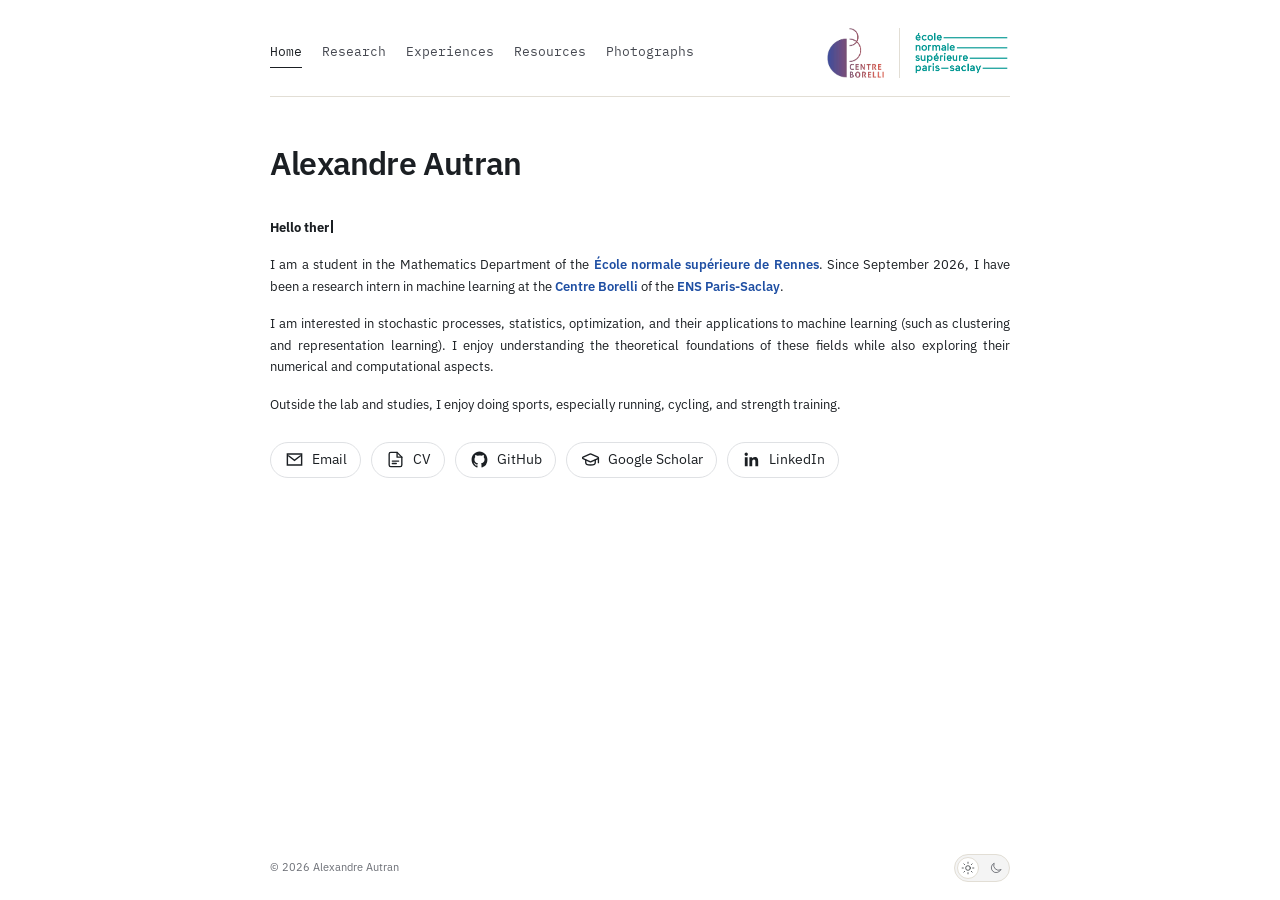
<file: index.html>
<!doctype html>
<html lang="en" data-theme="dark" data-page="home">
<head>
<meta charset="utf-8">
<meta name="viewport" content="width=device-width,initial-scale=1">
<meta name="description" content="Alexandre Autran">
<title>AA's webpage</title>
<script>
(() => {
  const root = document.documentElement;
  let savedTheme = null;
  try {
    savedTheme = localStorage.getItem('aa-site-theme');
  } catch {}
  const manualTheme = savedTheme === 'light' || savedTheme === 'dark';
  root.dataset.theme = manualTheme
    ? savedTheme
    : (window.matchMedia('(prefers-color-scheme: dark)').matches ? 'dark' : 'light');
  root.dataset.themeSource = manualTheme ? 'manual' : 'system';
})();
</script>
<script>
(() => {
  const titles = { home: "AA's webpage", research: 'Research', experiences: 'Experiences', resources: 'Resources', photographs: 'Photographs' };
  const legacy = { '#about': 'home', '#home': 'home', '#research': 'research', '#current-research': 'research', '#publications': 'research', '#experiences': 'experiences', '#resources': 'resources', '#pictures': 'photographs', '#photographs': 'photographs' };
  const url = new URL(location.href);
  const originalPage = url.searchParams.get('page');
  const requested = originalPage === 'publications' ? 'research' : originalPage;
  const fromHash = legacy[url.hash];
  const page = Object.hasOwn(titles, requested) ? requested : (fromHash || 'home');
  document.documentElement.dataset.page = page;
  document.title = titles[page];
  if (originalPage === 'publications') {
    url.searchParams.set('page', 'research');
    url.hash = '#publications';
    history.replaceState(null, '', url);
  } else if (!requested && fromHash && fromHash !== 'home') {
    url.searchParams.set('page', fromHash);
    if (url.hash !== '#publications' && url.hash !== '#current-research') url.hash = '';
    history.replaceState(null, '', url);
  }
  window.addEventListener('hashchange', () => {
    const target = legacy[location.hash];
    if (!target || target === document.documentElement.dataset.page) return;
    const destination = new URL(location.href);
    if (destination.hash !== '#publications' && destination.hash !== '#current-research') destination.hash = '';
    if (target === 'home') destination.searchParams.delete('page');
    else destination.searchParams.set('page', target);
    location.replace(destination);
  });
})();
</script>
<link rel="icon" href="assets/favicon.svg" type="image/svg+xml">
<link rel="stylesheet" href="assets/styles.css">
<style>
.content {
  --harmonized-text-size: calc(0.9375rem * var(--content-font-scale, 1));
  font-size: var(--harmonized-text-size);
}

#about .about-copy {
  font-size: var(--harmonized-text-size);
}

#research .research-meta:not(.research-publication-line),
#research .research-summary-panel,
#experiences > .section-intro,
#experiences .experience-details > h4,
#experiences .timeline-content p,
#resources .master-course-intro,
#resources .section-intro,
#resources .other-intro,
#resources .resource-card h4,
#resources .resource-card p,
#pictures .picture-photo figcaption {
  font-size: var(--harmonized-text-size) !important;
  line-height: var(--content-line-height, 1.65) !important;
  color: var(--text) !important;
}

#research .research-meta:not(.research-publication-line) em {
  color: inherit !important;
}

#research .research-publications-intro,
#experiences > .section-intro,
#resources .master-course-intro,
#resources .section-intro,
#resources .other-intro {
  margin-bottom: 24px !important;
}

#research .research-list {
  row-gap: 32px !important;
}

#experiences .timeline-item:not(:last-child) {
  padding-bottom: 32px !important;
}

#resources .resource-grid {
  gap: 9px !important;
}

#research .research-item > div:last-child,
#experiences .timeline-content,
#experiences .timeline-links,
#research .research-item .research-publication-line {
  gap: 8px;
}

#experiences .experience-details {
  display: grid;
  gap: 8px;
}

#experiences .experience-details > h4,
#experiences .experience-details > p {
  margin: 0;
}

#research .research-item h3,
#research .research-item .research-number,
#experiences .timeline-content > h3 {
  font-size: var(--harmonized-text-size) !important;
  line-height: var(--content-line-height, 1.65) !important;
  letter-spacing: normal;
}

#experiences .timeline {
  --experience-title-line-height: calc(var(--harmonized-text-size) * var(--content-line-height, 1.65));
}

#about .about-copy > p,
#research .current-research > p,
#research .research-publications-intro,
#research .research-meta:not(.research-publication-line),
#research .research-summary-panel p,
#experiences > .section-intro,
#experiences .timeline-content p,
#resources .master-course-intro,
#resources .section-intro,
#resources .other-intro {
  text-align: justify !important;
  text-align-last: start !important;
}

.content > .site-footer {
  flex-direction: row;
  align-items: center;
  justify-content: space-between;
  padding-bottom: 18px;
}

#themeModeToggle {
  position: relative;
  width: 56px;
  height: 28px;
  margin: 0;
  flex: 0 0 auto;
  display: block;
  border-radius: 999px;
  background: color-mix(in srgb, var(--text) 5%, var(--bg));
  color: var(--muted);
  border: 1px solid var(--border);
  box-shadow: none;
}

#themeModeToggle::before {
  content: "";
  position: absolute;
  top: 2px;
  left: 2px;
  width: 22px;
  height: 22px;
  box-sizing: border-box;
  border-radius: 50%;
  background: var(--bg);
  border: 1px solid var(--border);
  transition: transform .18s ease;
}

html[data-theme="dark"] #themeModeToggle::before {
  transform: translateX(28px);
}

#themeModeToggle:hover {
  transform: none;
  color: var(--text);
  border-color: var(--muted);
  box-shadow: none;
}

#themeModeToggle .theme-icon {
  display: block;
  position: absolute;
  top: 50%;
  transform: translateY(-50%);
  width: 14px;
  height: 14px;
  pointer-events: none;
}

#themeModeToggle .sun-icon { left: 6px; }
#themeModeToggle .moon-icon { right: 6px; }

html[data-theme="light"] #themeModeToggle .sun-icon,
html[data-theme="dark"] #themeModeToggle .moon-icon {
  color: var(--text);
}

@media (max-width: 700px) {
  .content > .site-footer {
    display: grid;
    grid-template-columns: 1fr auto 1fr;
    gap: 0;
  }
  .footer-copyright { grid-column: 2; }
  .site-footer #themeModeToggle { grid-column: 3; justify-self: end; }
}

@media (prefers-reduced-motion: reduce) {
  #themeModeToggle::before { transition: none; }
}

</style>
<script>
if (document.documentElement.dataset.page === 'research') {
window.MathJax = {
  loader: {
    load: ['input/tex', 'output/chtml', 'ui/menu', 'a11y/assistive-mml']
  },
  options: {
    enableMenu: false,
    enableAssistiveMml: true,
    menuOptions: {
      settings: {
        enrich: false,
        speech: false,
        braille: false,
        assistiveMml: true
      }
    }
  },
  tex: {
    inlineMath: [['\\(', '\\)']],
    displayMath: [['\\[', '\\]']]
  },
  output: {
    font: 'mathjax-newcm',
    fontPath: 'https://cdn.jsdelivr.net/npm/@mathjax/%%FONT%%-font@4.0.0'
  },
  chtml: {
    fontURL: 'https://cdn.jsdelivr.net/npm/@mathjax/mathjax-newcm-font@4.0.0/chtml/woff2',
    dynamicPrefix: 'https://cdn.jsdelivr.net/npm/@mathjax/mathjax-newcm-font@4.0.0/chtml/dynamic'
  },
  startup: { typeset: false }
};
  const mathjaxScript = document.createElement('script');
  mathjaxScript.id = 'publications-mathjax';
  mathjaxScript.src = 'https://cdn.jsdelivr.net/npm/mathjax@4.0.0/startup.js';
  mathjaxScript.async = true;
  document.head.append(mathjaxScript);
}
</script>
<script defer src="assets/script.js?v=theme-toggle"></script>
</head>
<body data-page="home">
<script>document.body.dataset.page = document.documentElement.dataset.page;</script>
<div class="reading-progress" aria-hidden="true"></div>
<header class="site-header" id="siteHeader">
<div class="site-header-inner">
<nav class="side-nav" aria-label="Main navigation">
<a href="./" data-route="home" class="active" aria-current="page">Home</a>
<a href="?page=research" data-route="research">Research</a>
<a href="?page=experiences" data-route="experiences">Experiences</a>
<a href="?page=resources" data-route="resources">Resources</a>
<a href="?page=photographs" data-route="photographs">Photographs</a>
</nav>

<div class="institution-logos" aria-label="Affiliations">
<a class="institution-logo" href="https://centreborelli.ens-paris-saclay.fr/fr" target="_blank" rel="noopener"><img class="logo-borelli" src="assets/centre-borelli-color.png" alt="Centre Borelli"></a>
<a class="institution-logo" href="https://ens-paris-saclay.fr/" target="_blank" rel="noopener"><img src="assets/ens-paris-saclay.png" alt="ENS Paris-Saclay"></a>
</div>
</div>
</header>
<main class="content">
<section class="section about-section" id="about">

<div class="profile-heading">
<h1 class="portfolio-name">Alexandre Autran</h1>


</div>

<div class="about-copy">

<p>
<strong class="welcome-typewriter"><span class="welcome-accessible">Welcome to my page!</span><span class="welcome-animated" aria-hidden="true">Welcome to my page!</span><span class="welcome-caret" aria-hidden="true"></span></strong> 
</p>

<p> 
I am a student in the Mathematics Department of the <a href="https://www.ens-rennes.fr/" target="_blank" rel="noopener">École normale supérieure de Rennes</a>. 
   Since September 2026, I have been a research intern in machine learning at the <a href="https://centreborelli.ens-paris-saclay.fr/fr" target="_blank" rel="noopener">Centre Borelli</a> of the <a href="https://ens-paris-saclay.fr/" target="_blank" rel="noopener">ENS Paris-Saclay</a>.
</p>

<p>
I am interested in stochastic processes, statistics, optimization, and their applications to machine learning (such as clustering and representation learning). I enjoy understanding the theoretical foundations of these fields while also exploring their numerical and computational aspects. 
</p>

<p>
Outside the lab and studies, I enjoy doing sports, especially running, cycling, and strength training.
</p>    
    
<div class="profile-links" aria-label="Contact and profile links">
<a class="profile-link" id="emailContactLink" href="mailto:alexandre.autran@ens-rennes.fr" aria-label="Email" aria-controls="emailContactPanel" aria-expanded="false">
<svg viewBox="0 0 24 24" aria-hidden="true">
<path d="M3 5h18v14H3z" fill="none" stroke="currentColor" stroke-width="1.8"/>
<path d="m4 7 8 6 8-6" fill="none" stroke="currentColor" stroke-width="1.8"/>
</svg>
<span>Email</span>
</a>

<a class="profile-link" href="https://alexxandreautran.github.io/documents/CV.pdf" target="_blank" rel="noopener" aria-label="CV">
<svg viewBox="0 0 24 24" fill="none" stroke="currentColor" stroke-width="1.7" stroke-linecap="round" stroke-linejoin="round" aria-hidden="true"><path d="M14 3H6a2 2 0 0 0-2 2v14a2 2 0 0 0 2 2h12a2 2 0 0 0 2-2V9z"/><path d="M14 3v6h6M8 14h8M8 17h5"/></svg>
<span>CV</span>
</a>

<a class="profile-link" href="https://github.com/AleXXandreAutran" target="_blank" rel="noopener" aria-label="GitHub">
<svg viewBox="0 0 24 24" aria-hidden="true">
<path fill="currentColor" d="M12 2C6.48 2 2 6.59 2 12.25c0 4.53 2.87 8.37 6.84 9.73.5.1.68-.22.68-.49v-1.9c-2.78.62-3.37-1.21-3.37-1.21-.45-1.19-1.11-1.5-1.11-1.5-.91-.64.07-.63.07-.63 1 .07 1.53 1.06 1.53 1.06.9 1.57 2.35 1.12 2.92.86.09-.66.35-1.12.64-1.38-2.22-.26-4.56-1.14-4.56-5.07 0-1.12.39-2.03 1.03-2.75-.1-.26-.45-1.31.1-2.72 0 0 .84-.28 2.75 1.05A9.3 9.3 0 0 1 12 6.99c.85 0 1.7.12 2.5.35 1.9-1.33 2.74-1.05 2.74-1.05.55 1.41.2 2.46.1 2.72.64.72 1.03 1.63 1.03 2.75 0 3.94-2.34 4.8-4.57 5.06.36.32.68.94.68 1.9v2.77c0 .27.18.59.69.49A10.25 10.25 0 0 0 22 12.25C22 6.59 17.52 2 12 2Z"/>
</svg>
<span>GitHub</span>
</a>

<a class="profile-link" href="https://scholar.google.com/citations?user=XlnZs3kAAAAJ&hl=fr" target="_blank" rel="noopener" aria-label="Google Scholar">
<svg class="scholar-logo" viewBox="0 0 24 24" fill="none" stroke="currentColor" stroke-width="1.7" stroke-linecap="round" stroke-linejoin="round" aria-hidden="true">
<path d="M21.42 10.922a1 1 0 0 0-.019-1.838L12.83 5.18a2 2 0 0 0-1.66 0L2.6 9.08a1 1 0 0 0 0 1.832l8.57 3.908a2 2 0 0 0 1.66 0z"/>
<path d="M22 10v6"/>
<path d="M6 12.5V16a6 3 0 0 0 12 0v-3.5"/>
</svg>
<span>Google Scholar</span>
</a>

<a class="profile-link" href="https://fr.linkedin.com/in/alexandre-autran-85279931b/" target="_blank" rel="noopener" aria-label="LinkedIn">
<svg class="linkedin-logo" viewBox="0 0 24 24" aria-hidden="true">

<path fill="currentColor" d="M5.337 7.433c-1.144 0-2.063-.926-2.063-2.065 0-1.138.92-2.063 2.063-2.063 1.14 0 2.064.925 2.064 2.063 0 1.139-.925 2.065-2.064 2.065zM7.119 20.452H3.555V9h3.564v11.452zM20.447 20.452h-3.554v-5.569c0-1.328-.027-3.037-1.852-3.037-1.853 0-2.136 1.445-2.136 2.939v5.667H9.352V9h3.414v1.561h.049c.476-.9 1.637-1.85 3.37-1.85 3.601 0 4.267 2.37 4.267 5.455v6.286z"/>
</svg>
<span>LinkedIn</span>
</a>
</div>

<div class="email-contact-panel" id="emailContactPanel" role="region" aria-label="Email address" hidden>
<div class="email-contact-row">
<a class="email-contact-address" id="emailContactAddress" href="mailto:alexandre.autran@ens-rennes.fr">alexandre.autran@ens-rennes.fr</a>
<button class="email-copy-button" id="emailCopyButton" type="button">Copy address</button>
</div>
<span class="email-copy-status" id="emailCopyStatus" role="status"></span>
</div>

</div>

</section>

<template id="view-research">
<section class="section" id="research">

<h1 class="page-title-accessible">Research</h1>

<section class="research-page-block current-research" id="current-research" aria-labelledby="current-research-heading">
  <h2 class="research-page-heading" id="current-research-heading">Current research</h2>
  <p>I’m currently working with <strong><a href="https://kalogeratos.com/" target="_blank" rel="noopener">Argyris Kalogeratos</a></strong> to explore how unimodality can help us understand the geometry of data. I’m particularly interested in how to decide whether two nearby groups of points belong to the same cluster, especially when the groups have curved shapes.</p>
</section>

<section class="research-page-block research-publications" id="publications" aria-labelledby="publications-heading">
<h2 class="research-page-heading" id="publications-heading">Publications</h2>
<p class="section-intro research-publications-intro" style="font: inherit; color: inherit; line-height: var(--content-line-height, 1.65); text-align: justify; text-align-last: start;">Papers [1]–[4] are works that I developed independently from my courses I took and research internships during my studies in Mathematics at ENS. They explore topics in stochastic analysis, optimal control, optimal transport and numerical analysis.<br>Paper [5] is a collaborative publication on charge transport in semiconductor devices, in which I mainly worked on the mathematical modelling and analytical study of diffusion equations.</p>

<div class="research-list expanded" id="researchList">

  <article class="research-item">
    <div class="research-number">[1]</div>
    <div>
      <h3 id="paper-title-1">Quadrature-Induced Local Minima in Structure-Preserving Lotka-Volterra Control</h3>
      <p class="research-meta">A. Autran, <em>ArXiv preprint</em>, 2026</p>
      <div class="research-domains">
        <span class="domain-badge domain-control">Optimal Control</span>
        <span class="domain-badge domain-numerical">Numerical Analysis</span>
        <span class="domain-badge domain-biology">Mathematical Biology</span>
      </div>
      <p class="research-meta research-publication-line">
        <a class="pdf-link research-paper-link" href="https://arxiv.org/pdf/2611.20131" target="_blank" rel="noopener">paper ↗</a>
        <span class="research-summary-action">
          <button class="research-summary-toggle" type="button"
            id="summary-toggle-1" aria-expanded="false"
            aria-controls="summary-1" aria-label="Show summary: Quadrature-Induced Local Minima in Structure-Preserving Lotka-Volterra Control">
            Summary
            <svg class="research-summary-chevron" viewBox="0 0 12 12"
              fill="none" aria-hidden="true" focusable="false">
              <path d="M2 4.5 6 8.5 10 4.5" stroke="currentColor"
                stroke-width="1.5" stroke-linecap="round" stroke-linejoin="round"/>
            </svg>
          </button>
        </span>
      </p>
      

<div class="research-summary-panel" id="summary-1"
  role="region" aria-labelledby="paper-title-1" hidden>

  <span class="research-summary-quote" aria-hidden="true">“</span>
  <p>We compare two ways of computing the harvest in a Lotka–Volterra model with diffusion. One method can create an artificial local minimum even if the numerical scheme keeps the populations positive. Both methods have the same limit as the time step tends to zero, but they can give different optimal controls for large time steps.</p>

</div>
</div>
</article>


       <article class="research-item">
    <div class="research-number">[2]</div>
    <div>
      <h3 id="paper-title-2">Singular Tracking of Fractional Brownian Motion under Proportional Costs</h3>
      <p class="research-meta">A. Autran, <em>ArXiv preprint</em>, 2026 — under review at <em>Stochastic Processes and their Applications </em></p>
      <div class="research-domains">
        <span class="domain-badge domain-control">Stochastic Control</span>
        <span class="domain-badge domain-finance">Mathematical Finance</span>
        <span class="domain-badge domain-stochastic">Fractional Brownian Motion</span>
      </div>
      <p class="research-meta research-publication-line">
                  <a class="pdf-link research-paper-link"
           href="https://arxiv.org/pdf/2611.01727"
           target="_blank"
           rel="noopener">paper ↗</a>
        <span class="research-summary-action">
          <button class="research-summary-toggle" type="button"
            id="summary-toggle-2" aria-expanded="false"
            aria-controls="summary-2" aria-label="Show summary: Singular Tracking of Fractional Brownian Motion under Proportional Costs">
            Summary
            <svg class="research-summary-chevron" viewBox="0 0 12 12"
              fill="none" aria-hidden="true" focusable="false">
              <path d="M2 4.5 6 8.5 10 4.5" stroke="currentColor"
                stroke-width="1.5" stroke-linecap="round" stroke-linejoin="round"/>
            </svg>
          </button>
        </span>
      </p>
      
      <div class="research-summary-panel" id="summary-2"
        role="region" aria-labelledby="paper-title-2" hidden>
        <span class="research-summary-quote" aria-hidden="true">“</span>
        <p>I study how to track fractional Brownian motion when each adjustment has a cost proportional to its size. As the cost of adjustment tends to zero, the optimal value follows a power law that depends on the Hurst parameter. The result also holds for some Gaussian Volterra processes.</p>
      </div>
    </div>
  </article>   

     <article class="research-item">
    <div class="research-number">[3]</div>
    <div>
      <h3 id="paper-title-3">Conditional Fluctuations of Mean-Field Systems with Stable Common Noise</h3>
      <p class="research-meta">A. Autran, <em>ArXiv preprint</em>, 2026 — under review at <em>Electronic Journal of Probability </em></p>
      <div class="research-domains">
        <span class="domain-badge domain-probability">Probability</span>
        <span class="domain-badge domain-probability">Stochastic Analysis</span>
        <span class="domain-badge domain-probability">Mean-Field Systems</span>
      </div>
      <p class="research-meta research-publication-line">
          <a class="pdf-link research-paper-link"
           href="https://arxiv.org/pdf/2610.01391"
           target="_blank"
           rel="noopener">paper ↗</a>
        <span class="research-summary-action">
          <button class="research-summary-toggle" type="button"
            id="summary-toggle-3" aria-expanded="false"
            aria-controls="summary-3" aria-label="Show summary: Conditional Fluctuations of Mean-Field Systems with Stable Common Noise">
            Summary
            <svg class="research-summary-chevron" viewBox="0 0 12 12"
              fill="none" aria-hidden="true" focusable="false">
              <path d="M2 4.5 6 8.5 10 4.5" stroke="currentColor"
                stroke-width="1.5" stroke-linecap="round" stroke-linejoin="round"/>
            </svg>
          </button>
        </span>
      </p>
      
      <div class="research-summary-panel" id="summary-3"
        role="region" aria-labelledby="paper-title-3" hidden>
        <span class="research-summary-quote" aria-hidden="true">“</span>
        <p>I study a large system of interacting particles affected by the same stable noise. Given the common noise, I prove that the sampling fluctuations converge to a Gaussian law. I also study when microscopic approximations change the conditional mean or have a stronger effect than sampling noise.</p>
      </div>
    </div>
  </article>   

<article class="research-item">
    <div class="research-number">[4]</div>
    <div>
      <h3 id="paper-title-4">Second-Order Wasserstein Response for Lévy Laws</h3>
      <p class="research-meta">A. Autran, <em>ArXiv preprint</em>, 2026</p>
      <div class="research-domains">
        <span class="domain-badge domain-optimization">Optimal Transport</span>
        <span class="domain-badge domain-probability">Stochastic Analysis</span>
        <span class="domain-badge domain-stochastic">Lévy Processes</span>
      </div>
      <p class="research-meta research-publication-line">
        <a class="pdf-link research-paper-link"
           href="https://arxiv.org/pdf/2610.01411"
           target="_blank"
           rel="noopener">paper ↗</a>
        <span class="research-summary-action">
          <button class="research-summary-toggle" type="button"
            id="summary-toggle-4" aria-expanded="false"
            aria-controls="summary-4" aria-label="Show summary: Second-Order Wasserstein Response for Lévy Laws">
            Summary
            <svg class="research-summary-chevron" viewBox="0 0 12 12"
              fill="none" aria-hidden="true" focusable="false">
              <path d="M2 4.5 6 8.5 10 4.5" stroke="currentColor"
                stroke-width="1.5" stroke-linecap="round" stroke-linejoin="round"/>
            </svg>
          </button>
        </span>
      </p>
      
      <div class="research-summary-panel" id="summary-4"
        role="region" aria-labelledby="paper-title-4" hidden>
        <span class="research-summary-quote" aria-hidden="true">“</span>
        <p>I study how Gaussian-smoothed Lévy laws change when the jumps are modified. I measure this change using the Wasserstein distance. When the jump modifications are balanced, the first-order error can disappear, leaving a second-order error. This gives precise error estimates for numerical approximations of jumps.</p>
      </div>
    </div>
  </article>

  <article class="research-item">
    <div class="research-number">[5]</div>
    <div>
      <h3 id="paper-title-5">Multi-Dimensional Charge Diffusion–Collection Model in Semiconductor Devices Subjected to Single Ionizing Particles</h3>
      <p class="research-meta">A. Autran et al., <em>Applied Sciences</em>, 2026</p>
      <div class="research-domains">
        <span class="domain-badge domain-physics">Semiconductor Physics</span>
        <span class="domain-badge domain-physics">Charge Transport</span>
        <span class="domain-badge domain-numerical">Applied Mathematics</span>
      </div>
      <p class="research-meta research-publication-line">
        <a class="pdf-link research-paper-link"
           href="https://www.mdpi.com/2076-3417/16/11/5551"
           target="_blank"
           rel="noopener">paper ↗</a>
        <span class="research-summary-action">
          <button class="research-summary-toggle" type="button"
            id="summary-toggle-5" aria-expanded="false"
            aria-controls="summary-5" aria-label="Show summary: Multi-Dimensional Charge Diffusion–Collection Model in Semiconductor Devices Subjected to Single Ionizing Particles">
            Summary
            <svg class="research-summary-chevron" viewBox="0 0 12 12"
              fill="none" aria-hidden="true" focusable="false">
              <path d="M2 4.5 6 8.5 10 4.5" stroke="currentColor"
                stroke-width="1.5" stroke-linecap="round" stroke-linejoin="round"/>
            </svg>
          </button>
        </span>
      </p>
      
      <div class="research-summary-panel" id="summary-5"
        role="region" aria-labelledby="paper-title-5" hidden>
        <span class="research-summary-quote" aria-hidden="true">“</span>
        <p>We study how electric charges created by an ionizing particle move and are collected in a semiconductor. Our diffusion model works in one, two, and three dimensions. It gives formulas for the current and the collected charge as functions of the geometry and carrier lifetime.</p>
      </div>
    </div>
  </article>

</div>



</section>
</section>
</template>

<template id="view-experiences">
<section class="section" id="experiences">

<h1 class="page-title-accessible">Experiences</h1>

<p class="section-intro">
Research internships, projects, seminars, and reading groups completed during my studies.
</p>

<div class="timeline expanded" id="researchTimeline">
    
<article class="timeline-item" data-tone="ml">
<div class="timeline-date">SEP — FEB 2027</div>
<div class="timeline-marker" aria-hidden="true"></div>
<div class="timeline-content">
<h3>Machine Learning Research Internship</h3>
<div class="experience-details">
<h4>High-Dimensional Density Clustering Using Local Unimodality</h4>
<p>Supervised by Argyris Kalogeratos (Senior Research Scientist)</p>
<p class="place">Centre Borelli, École Normale Supérieure Paris-Saclay, France</p>
</div>
<div class="research-domains">
<span class="domain-badge domain-geometry">Topological Data Analysis</span>
<span class="domain-badge domain-learning">Clustering</span>
<span class="domain-badge domain-statistics">Statistics</span>
</div>
</div>
</article>

<article class="timeline-item" data-tone="msc">
<div class="timeline-date">JUN — AUG 2026</div>
<div class="timeline-marker" aria-hidden="true"></div>
<div class="timeline-content">
<h3>M1 Research Internship</h3>
<div class="experience-details">
<h4>Optical Modeling of Thermochromic VO<sub>2</sub>-Based Oxide Nanocomposites</h4>
<p>Supervised by Nguyen Ngoc Duy (Full Professor) and Amaury Baret (PhD Student)</p>
<p class="place">University of Liège, Belgium</p>
</div>
<div class="timeline-links">
<a class="pdf-link" href="https://alexxandreautran.github.io/documents/research/msc/VO2_modeling_report.pdf" target="_blank" rel="noopener">
report <span aria-hidden="true">↗</span>
</a>
<a class="pdf-link" href="https://alexxandreautran.github.io/documents/research/msc/VO2_modeling_beamer.pdf" target="_blank" rel="noopener">
slides <span aria-hidden="true">↗</span>
</a>
</div>
<div class="research-domains">
<span class="domain-badge domain-physics">Optical Modeling</span>
<span class="domain-badge domain-physics">Materials Science</span>
<span class="domain-badge domain-optimization">Optimization</span>
</div>
</div>
</article>

<article class="timeline-item" data-tone="research">
<div class="timeline-date">APR — JUN 2026</div>
<div class="timeline-marker" aria-hidden="true"></div>
<div class="timeline-content">
<h3>Research Internship</h3>
<div class="experience-details">
<h4>Numerical Simulation and Optimal Control of Spatial Lotka–Volterra Systems</h4>
<p>Supervised by Martin J. Gander (Full Professor) and Bastien Chaudet-Dumas (Postdoctoral Researcher)</p>
<p class="place">University of Geneva, Switzerland</p>
</div>
<div class="timeline-links">
<a class="pdf-link" href="https://alexxandreautran.github.io/documents/research/msc/lotka-volterra-optimal-control-report.pdf" target="_blank" rel="noopener">
report <span aria-hidden="true">↗</span>
</a>
</div>
<div class="research-domains">
<span class="domain-badge domain-control">Optimal Control</span>
<span class="domain-badge domain-numerical">Numerical Analysis</span>
<span class="domain-badge domain-biology">Mathematical Biology</span>
</div>
</div>
</article>

<article class="timeline-item" data-tone="ml">
<div class="timeline-date">APR — MAY 2026</div>
<div class="timeline-marker" aria-hidden="true"></div>
<div class="timeline-content">
<h3>Machine Learning Projects</h3>
<div class="experience-details">
<h4>Air Pollution and Cardiovascular Disease Prediction</h4>
<p>Course taught by Myriam Maumy (Full Professor)</p>
<p class="place">MSc Statistical Learning</p>
</div>
<div class="timeline-links">
<a class="pdf-link" href="https://alexxandreautran.github.io/documents/research/machine-learning/air-pollution-prediction-report.pdf" target="_blank" rel="noopener">
air pollution report <span aria-hidden="true">↗</span>
</a>
<a class="pdf-link" href="https://alexxandreautran.github.io/documents/research/machine-learning/cardiovascular-disease-prediction-report.pdf" target="_blank" rel="noopener">
cardiovascular report <span aria-hidden="true">↗</span>
</a>
</div>
<div class="research-domains">
<span class="domain-badge domain-learning">Machine Learning</span>
<span class="domain-badge domain-statistics">Applied Statistics</span>
</div>
</div>
</article>

<article class="timeline-item research-extra" data-tone="reading">
<div class="timeline-date">JAN 2026</div>
<div class="timeline-marker" aria-hidden="true"></div>
<div class="timeline-content">
<h3>Statistical Reading Group</h3>
<div class="experience-details">
<h4>Supervised Statistical Learning: Prediction by Empirical Risk Minimization</h4>
<p>Supervised by Magalie Fromont (Full Professor)</p>
<p class="place">École Normale Supérieure de Rennes, France</p>
</div>
<div class="timeline-links">
<a class="pdf-link" href="https://alexxandreautran.github.io/documents/research/reading-groups/statistical-learning-erm-slides.pdf" target="_blank" rel="noopener">
slides <span aria-hidden="true">↗</span>
</a>
</div>
<div class="research-domains">
<span class="domain-badge domain-learning">Statistical Learning</span>
<span class="domain-badge domain-optimization">Empirical Risk Minimization</span>
</div>
</div>
</article>

<article class="timeline-item research-extra" data-tone="msc">
<div class="timeline-date">NOV — JAN 2026</div>
<div class="timeline-marker" aria-hidden="true"></div>
<div class="timeline-content">
<h3>M2 Research Seminar</h3>
<div class="experience-details">
<h4>Point Process and Stein’s Method</h4>
<p>Supervised by Jean-Christophe Breton (Full Professor)</p>
<p class="place">University of Rennes, France</p>
</div>
<div class="timeline-links">
<a class="pdf-link" href="https://alexxandreautran.github.io/documents/research/seminars/stein-point-processes-report.pdf" target="_blank" rel="noopener">
report <span aria-hidden="true">↗</span>
</a>
<a class="pdf-link" href="https://alexxandreautran.github.io/documents/research/seminars/stein-point-processes-slides.pdf" target="_blank" rel="noopener">
slides <span aria-hidden="true">↗</span>
</a>
</div>
<div class="research-domains">
<span class="domain-badge domain-probability">Stein’s Method</span>
<span class="domain-badge domain-stochastic">Point Processes</span>
</div>
</div>
</article>
    
<article class="timeline-item research-extra" data-tone="reading">
<div class="timeline-date">OCT — NOV 2025</div>
<div class="timeline-marker" aria-hidden="true"></div>
<div class="timeline-content">
<h3>Algebra Reading Group</h3>
<div class="experience-details">
<h4>Elimination Theory and Extension</h4>
<p>Supervised by Jade Nardi (CNRS Research Scientist)</p>
<p class="place">École Normale Supérieure de Rennes, France</p>
</div>
<div class="timeline-links">
<a class="pdf-link" href="https://alexxandreautran.github.io/documents/research/reading-groups/elimination-theory-extension-slides.pdf" target="_blank" rel="noopener">
slides <span aria-hidden="true">↗</span>
</a>
</div>
<div class="research-domains">
<span class="domain-badge domain-geometry">Algebraic Geometry</span>
<span class="domain-badge domain-algebra">Computational Algebra</span>
</div>
</div>
</article>

<article class="timeline-item research-extra" data-tone="bsc">
<div class="timeline-date">JUN — AUG 2025</div>
<div class="timeline-marker" aria-hidden="true"></div>
<div class="timeline-content">
<h3>L3 Research Internship</h3>
<div class="experience-details">
<h4>Lattice-Based Post-Quantum Cryptography</h4>
<p>Supervised by Pierre-Alain Fouque (Full Professor) and Aurore Guillevic (Inria Research Scientist)</p>
<p class="place">Inria / IRISA, France</p>
</div>
<div class="timeline-links">
<a class="pdf-link" href="https://alexxandreautran.github.io/documents/research/bsc/post-quantum-cryptography-report.pdf" target="_blank" rel="noopener">
report <span aria-hidden="true">↗</span>
</a>
<a class="pdf-link" href="https://alexxandreautran.github.io/documents/research/bsc/post-quantum-cryptography-slides.pdf" target="_blank" rel="noopener">
slides <span aria-hidden="true">↗</span>
</a>
</div>
<div class="research-domains">
<span class="domain-badge domain-algebra">Post-Quantum Crypto</span>
<span class="domain-badge domain-algebra">Lattice Theory</span>
</div>
</div>
</article>

<article class="timeline-item research-extra" data-tone="research">
<div class="timeline-date">MAY — JUN 2025</div>
<div class="timeline-marker" aria-hidden="true"></div>
<div class="timeline-content">
<h3>Research Internship</h3>
<div class="experience-details">
<h4>Algebraic Counting of the Real Roots of Polynomials</h4>
<p>Supervised by Marie-Françoise Roy (Professor Emeritus)</p>
<p class="place">University of Rennes, France</p>
</div>
<div class="timeline-links">
<a class="pdf-link" href="https://alexxandreautran.github.io/documents/research/bsc/real-root-counting-report.pdf" target="_blank" rel="noopener">
report <span aria-hidden="true">↗</span>
</a>
<a class="pdf-link" href="https://alexxandreautran.github.io/documents/research/bsc/real-root-counting-slides.pdf" target="_blank" rel="noopener">
slides <span aria-hidden="true">↗</span>
</a>
</div>
<div class="research-domains">
<span class="domain-badge domain-geometry">Real Algebraic Geometry</span>
<span class="domain-badge domain-algebra">Computational Algebra</span>
</div>
</div>
</article>

<article class="timeline-item research-extra" data-tone="reading">
<div class="timeline-date">FEB — MAR 2025</div>
<div class="timeline-marker" aria-hidden="true"></div>
<div class="timeline-content">
<h3>Directed Research Reading</h3>
<div class="experience-details">
<h4>Geometry of Numbers</h4>
<p>Supervised by Juliette Bavard (CNRS Research Scientist)</p>
<p class="place">École Normale Supérieure de Rennes, France</p>
</div>
<div class="timeline-links">
<a class="pdf-link" href="https://alexxandreautran.github.io/documents/research/reading-groups/geometry-of-numbers-report.pdf" target="_blank" rel="noopener">
report <span aria-hidden="true">↗</span>
</a>
<a class="pdf-link" href="https://alexxandreautran.github.io/documents/research/reading-groups/geometry-of-numbers-slides.pdf" target="_blank" rel="noopener">
slides <span aria-hidden="true">↗</span>
</a>
</div>
<div class="research-domains">
<span class="domain-badge domain-algebra">Number Theory</span>
<span class="domain-badge domain-geometry">Geometry of Numbers</span>
</div>
</div>
</article>

<article class="timeline-item research-extra" data-tone="bsc">
<div class="timeline-date">FEB — MAR 2024</div>
<div class="timeline-marker" aria-hidden="true"></div>
<div class="timeline-content">
<h3>L2 Research Internship</h3>
<div class="experience-details">
<h4>Topological Study of Matrix Groups</h4>
<p>Supervised by Françoise Dal’Bo (Full Professor) and Jérémy Bettinger (PhD Student)</p>
<p class="place">University of Rennes, France</p>
</div>
<div class="timeline-links">
<a class="pdf-link" href="https://alexxandreautran.github.io/documents/research/bsc/topological-matrix-groups-report.pdf" target="_blank" rel="noopener">
report <span aria-hidden="true">↗</span>
</a>
</div>
<div class="research-domains">
<span class="domain-badge domain-geometry">Topology</span>
<span class="domain-badge domain-algebra">Matrix Groups</span>
</div>
</div>
</article>

<article class="timeline-item research-extra" data-tone="bsc">
<div class="timeline-date">MAY — JUN 2023</div>
<div class="timeline-marker" aria-hidden="true"></div>
<div class="timeline-content">
<h3>L1 Research Internship</h3>
<div class="experience-details">
<h4>Introduction to Hyperbolic Geometry and Fuchsian Groups</h4>
<p>Supervised by Frank Loray (CNRS Research Director)</p>
<p class="place">University of Rennes, France</p>
</div>
<div class="timeline-links">
<a class="pdf-link" href="https://alexxandreautran.github.io/documents/research/bsc/hyperbolic-geometry-fuchsian-groups-report.pdf" target="_blank" rel="noopener">
report <span aria-hidden="true">↗</span>
</a>
<a class="pdf-link" href="https://alexxandreautran.github.io/documents/research/bsc/hyperbolic-geometry-fuchsian-groups-slides.pdf" target="_blank" rel="noopener">
slides <span aria-hidden="true">↗</span>
</a>
</div>
<div class="research-domains">
<span class="domain-badge domain-geometry">Hyperbolic Geometry</span>
<span class="domain-badge domain-algebra">Group Theory</span>
</div>
</div>
</article>

</div>



</section>
</template>

<template id="view-resources">
<section class="section resources-section" id="resources">

<h1 class="page-title-accessible">Resources</h1>

<section class="resource-group resource-page-block" aria-labelledby="master-courses-heading">

<h2 class="resource-page-heading" id="master-courses-heading">Master courses</h2>

<p class="master-course-intro">
Course notes I wrote during my M1/M2 (2025/2026) year at ENS :
</p>

<div class="resource-grid master-grid master-grid-written">

<article class="resource-card inline-pdf-card">
<div class="resource-title-row">
<h4>EDP appliquées à la biologie</h4>
<a class="pdf-link" href="https://alexxandreautran.github.io/documents/courses/applied-pdes-biology.pdf" target="_blank" rel="noopener">
PDF <span aria-hidden="true">↗</span>
</a>
</div>
<p>Fokker–Planck, entropy methods, Wasserstein flows, Keller–Segel and Fisher–KPP.</p>
</article>

<article class="resource-card inline-pdf-card">
<div class="resource-title-row">
<h4>Modèles aléatoires</h4>
<a class="pdf-link" href="https://alexxandreautran.github.io/documents/courses/random-models.pdf" target="_blank" rel="noopener">
PDF <span aria-hidden="true">↗</span>
</a>
</div>
<p>Galton–Watson trees, Poisson processes, continuous-time Markov chains and queues.</p>
</article>

</div>


</section>

<section class="resource-group resource-page-block" aria-labelledby="colles-heading">

<h2 class="resource-page-heading" id="colles-heading">Colles: ENS oral examinations</h2>

<p class="section-intro">
Mathematics oral examinations for L2 students preparing for the Écoles Normales Supérieures entrance examinations (Ulm, Paris-Saclay, Lyon and Rennes).
</p>

<div class="resource-grid compact-grid colles-grid">

<article class="resource-card">
<h4>Colle 1</h4>
<a class="pdf-link" href="https://alexxandreautran.github.io/documents/resources/colles/colle-01.pdf" target="_blank" rel="noopener">PDF <span aria-hidden="true">↗</span></a>
</article>

<article class="resource-card">
<h4>Colle 2</h4>
<a class="pdf-link" href="https://alexxandreautran.github.io/documents/resources/colles/colle-02.pdf" target="_blank" rel="noopener">PDF <span aria-hidden="true">↗</span></a>
</article>

<article class="resource-card">
<h4>Colle 3</h4>
<a class="pdf-link" href="https://alexxandreautran.github.io/documents/resources/colles/colle-03.pdf" target="_blank" rel="noopener">PDF <span aria-hidden="true">↗</span></a>
</article>

<article class="resource-card">
<h4>Colle 4</h4>
<a class="pdf-link" href="https://alexxandreautran.github.io/documents/resources/colles/colle-04.pdf" target="_blank" rel="noopener">PDF <span aria-hidden="true">↗</span></a>
</article>

<article class="resource-card">
<h4>Colle 5</h4>
<a class="pdf-link" href="https://alexxandreautran.github.io/documents/resources/colles/colle-05.pdf" target="_blank" rel="noopener">PDF <span aria-hidden="true">↗</span></a>
</article>

<article class="resource-card">
<h4>Colle 6</h4>
<a class="pdf-link" href="https://alexxandreautran.github.io/documents/resources/colles/colle-06.pdf" target="_blank" rel="noopener">PDF <span aria-hidden="true">↗</span></a>
</article>

<article class="resource-card">
<h4>Colle 7</h4>
<a class="pdf-link" href="https://alexxandreautran.github.io/documents/resources/colles/colle-07.pdf" target="_blank" rel="noopener">PDF <span aria-hidden="true">↗</span></a>
</article>

<article class="resource-card">
<h4>Colle 8</h4>
<a class="pdf-link" href="https://alexxandreautran.github.io/documents/resources/colles/colle-08.pdf" target="_blank" rel="noopener">PDF <span aria-hidden="true">↗</span></a>
</article>

<article class="resource-card">
<h4>Colle 9</h4>
<a class="pdf-link" href="https://alexxandreautran.github.io/documents/resources/colles/colle-09.pdf" target="_blank" rel="noopener">PDF <span aria-hidden="true">↗</span></a>
</article>

<article class="resource-card">
<h4>Colle 10</h4>
<a class="pdf-link" href="https://alexxandreautran.github.io/documents/resources/colles/colle-10.pdf" target="_blank" rel="noopener">PDF <span aria-hidden="true">↗</span></a>
</article>

<article class="resource-card">
<h4>Colle 11</h4>
<a class="pdf-link" href="https://alexxandreautran.github.io/documents/resources/colles/colle-11.pdf" target="_blank" rel="noopener">PDF <span aria-hidden="true">↗</span></a>
</article>

<article class="resource-card">
<h4>Colle 12</h4>
<a class="pdf-link" href="https://alexxandreautran.github.io/documents/resources/colles/colle-12.pdf" target="_blank" rel="noopener">PDF <span aria-hidden="true">↗</span></a>
</article>

<article class="resource-card">
<h4>Colle 13</h4>
<a class="pdf-link" href="https://alexxandreautran.github.io/documents/resources/colles/colle-13.pdf" target="_blank" rel="noopener">PDF <span aria-hidden="true">↗</span></a>
</article>

<article class="resource-card">
<h4>Colle 14</h4>
<a class="pdf-link" href="https://alexxandreautran.github.io/documents/resources/colles/colle-14.pdf" target="_blank" rel="noopener">PDF <span aria-hidden="true">↗</span></a>
</article>

<article class="resource-card">
<h4>Colle 15</h4>
<a class="pdf-link" href="https://alexxandreautran.github.io/documents/resources/colles/colle-15.pdf" target="_blank" rel="noopener">PDF <span aria-hidden="true">↗</span></a>
</article>

<article class="resource-card">
<h4>Colle 16</h4>
<a class="pdf-link" href="https://alexxandreautran.github.io/documents/resources/colles/colle-16.pdf" target="_blank" rel="noopener">PDF <span aria-hidden="true">↗</span></a>
</article>

</div>

</section>

<section class="resource-group resource-page-block" aria-labelledby="other-documents-heading">

<h2 class="resource-page-heading" id="other-documents-heading">Other documents</h2>

<p class="other-intro">Exercise sheets I wrote during my L1 Mathematics (2023) in Rennes:</p>

<div class="resource-grid compact-grid">

<article class="resource-card inline-pdf-card">
<div class="resource-title-row"><h4>Feuille 1</h4><a class="pdf-link" href="https://alexxandreautran.github.io/documents/resources/exercise-sheets/feuille-01.pdf" target="_blank" rel="noopener">PDF <span aria-hidden="true">↗</span></a></div>
<p>Cesàro lemma, Wilson’s theorem, sets, sequences, continuity and convexity</p>
</article>

<article class="resource-card inline-pdf-card">
<div class="resource-title-row"><h4>Feuille 2</h4><a class="pdf-link" href="https://alexxandreautran.github.io/documents/resources/exercise-sheets/feuille-02.pdf" target="_blank" rel="noopener">PDF <span aria-hidden="true">↗</span></a></div>
<p>Monomorphisms, epimorphisms, integrals, sequences, norms and prime-valued polynomials</p>
</article>

<article class="resource-card inline-pdf-card">
<div class="resource-title-row"><h4>Feuille 3</h4><a class="pdf-link" href="https://alexxandreautran.github.io/documents/resources/exercise-sheets/feuille-03.pdf" target="_blank" rel="noopener">PDF <span aria-hidden="true">↗</span></a></div>
<p>Heine’s theorem, arithmetic, Cantor and Cantor–Bernstein–Schröder</p>
</article>

<article class="resource-card inline-pdf-card">
<div class="resource-title-row"><h4>Feuille 4</h4><a class="pdf-link" href="https://alexxandreautran.github.io/documents/resources/exercise-sheets/feuille-04.pdf" target="_blank" rel="noopener">PDF <span aria-hidden="true">↗</span></a></div>
<p>Fixed points, functional equations, differentiability, compactness and arithmetic</p>
</article>

<article class="resource-card inline-pdf-card">
<div class="resource-title-row"><h4>Feuille 5</h4><a class="pdf-link" href="https://alexxandreautran.github.io/documents/resources/exercise-sheets/feuille-05.pdf" target="_blank" rel="noopener">PDF <span aria-hidden="true">↗</span></a></div>
<p>Matrix traces, fixed points, functional equations, subsequences and nilpotent matrices</p>
</article>

<article class="resource-card inline-pdf-card">
<div class="resource-title-row"><h4>Feuille 6</h4><a class="pdf-link" href="https://alexxandreautran.github.io/documents/resources/exercise-sheets/feuille-06.pdf" target="_blank" rel="noopener">PDF <span aria-hidden="true">↗</span></a></div>
<p>Darboux’s theorem, matrix rank, algebraic numbers and divergent series</p>
</article>

<article class="resource-card inline-pdf-card">
<div class="resource-title-row"><h4>Feuille 7</h4><a class="pdf-link" href="https://alexxandreautran.github.io/documents/resources/exercise-sheets/feuille-07.pdf" target="_blank" rel="noopener">PDF <span aria-hidden="true">↗</span></a></div>
<p>Linear families, Bolzano–Weierstrass, cluster points and asymptotic equivalents</p>
</article>

<article class="resource-card inline-pdf-card">
<div class="resource-title-row"><h4>Feuille 8</h4><a class="pdf-link" href="https://alexxandreautran.github.io/documents/resources/exercise-sheets/feuille-08.pdf" target="_blank" rel="noopener">PDF <span aria-hidden="true">↗</span></a></div>
<p>Modulus-preserving maps, derivations, stable polynomials and Kürschák’s theorem</p>
</article>

<article class="resource-card inline-pdf-card">
<div class="resource-title-row"><h4>Feuille 9</h4><a class="pdf-link" href="https://alexxandreautran.github.io/documents/resources/exercise-sheets/feuille-09.pdf" target="_blank" rel="noopener">PDF <span aria-hidden="true">↗</span></a></div>
<p>Common complements, kernels and images, independent maps and lower bounds</p>
</article>

<article class="resource-card inline-pdf-card">
<div class="resource-title-row"><h4>Feuille 10</h4><a class="pdf-link" href="https://alexxandreautran.github.io/documents/resources/exercise-sheets/feuille-10.pdf" target="_blank" rel="noopener">PDF <span aria-hidden="true">↗</span></a></div>
<p>Multiplicative maps, dual bases, matrix equations and convergence</p>
</article>

</div>

</section>

</section>
</template>

<template id="view-photographs">
<section class="section pictures-section" id="pictures">

<h1 class="page-title-accessible">Photographs</h1>

<div class="picture-grid">

<figure class="picture-photo">
<div class="picture-frame">
<img src="documents/pictures/Photo1.png" alt="Picture 1" loading="lazy">
</div>
<figcaption>Pléneuf-Val-André, Brittany</figcaption>
</figure>

<figure class="picture-photo">
<div class="picture-frame">
<img src="documents/pictures/Photo2.png" alt="Picture 2" loading="lazy">
</div>
<figcaption>Saint-Malo from Dinard, Brittany</figcaption>
</figure>

<figure class="picture-photo">
<div class="picture-frame">
<img src="documents/pictures/Photo3.png" alt="Picture 3" loading="lazy">
</div>
<figcaption>Cesson-Sévigné, Brittany</figcaption>
</figure>

<figure class="picture-photo">
<div class="picture-frame">
<img src="documents/pictures/Photo4.png" alt="Rennes Opera House illuminated at night" loading="lazy">
</div>
<figcaption>Rennes, Brittany</figcaption>
</figure>

</div>

</section>
</template>

<script>
(() => {
  const page = document.documentElement.dataset.page || 'home';
  if (page !== 'home') {
    const view = document.getElementById('view-' + page);
    if (view) document.getElementById('about').replaceWith(view.content.cloneNode(true));
  }
  document.querySelectorAll('.side-nav a[data-route]').forEach(link => {
    const active = link.dataset.route === page;
    link.classList.toggle('active', active);
    if (active) link.setAttribute('aria-current', 'page');
    else link.removeAttribute('aria-current');
  });
  if (page === 'research' && ['#publications', '#current-research'].includes(location.hash)) {
    requestAnimationFrame(() => document.querySelector(location.hash)?.scrollIntoView());
  }
})();
</script>
<footer class="site-footer">
<span class="footer-copyright">© 2026 Alexandre Autran</span>
<button id="themeModeToggle" class="theme-toggle" type="button" aria-label="Dark mode" aria-pressed="false">
  <span class="theme-icon moon-icon" aria-hidden="true">
    <svg viewBox="0 0 24 24" fill="none" stroke="currentColor" stroke-linecap="round" stroke-linejoin="round"><path d="M20.2 15.1A8.5 8.5 0 0 1 8.9 3.8a8.5 8.5 0 1 0 11.3 11.3Z"/></svg>
  </span>
  <span class="theme-icon sun-icon" aria-hidden="true">
    <svg viewBox="0 0 24 24" fill="none" stroke="currentColor" stroke-linecap="round" stroke-linejoin="round"><circle cx="12" cy="12" r="4"/><path d="M12 2v2m0 16v2M2 12h2m16 0h2M4.9 4.9l1.4 1.4m11.4 11.4 1.4 1.4M4.9 19.1l1.4-1.4M17.7 6.3l1.4-1.4"/></svg>
  </span>
</button>
</footer>
</main>
</body>
</html>
</file>
<file: assets/styles.css>
@import url("https://fonts.googleapis.com/css2?family=IBM+Plex+Mono:wght@400;500;600&family=IBM+Plex+Sans:ital,wght@0,400;0,500;0,600;0,700;1,400;1,500;1,600&display=swap");



:root{
    --font-main:"IBM Plex Sans",ui-sans-serif,-apple-system,BlinkMacSystemFont,"Segoe UI",sans-serif;
    --bg:#13191e;
    --sidebar:var(--bg);
    --panel:var(--bg);
    --panel2:var(--bg);
    --text:#f0f4f6;
    --muted:#acbac2;
    --subtle:#7f909a;
    --border:#2d424d;
    --cyan:#2fb8d0;
    --blue:#91b5ff;
    --coral:#ff9b87;
    --violet:#c1a9ff;
    --shadow:0 16px 40px rgba(0,0,0,.13);
    --sidebar-w:244px;
    --content-max:860px;
}

html[data-theme="light"]{
    --bg:#ffffff;
    --sidebar:var(--bg);
    --panel:var(--bg);
    --panel2:var(--bg);
    --text:#17212a;
    --muted:#566571;
    --subtle:#74838e;
    --border:#cad7df;
    --shadow:0 14px 36px rgba(50,70,90,.08);
}

*{
    box-sizing:border-box;
}

html{
    scroll-behavior:smooth;
}

body{
    margin:0;
    background:var(--bg);
    color:var(--text);
    font-family:var(--font-main);
    font-size:14.4px;
    font-weight:400;
    line-height:1.65;
    letter-spacing:-0.005em;
    -webkit-font-smoothing:antialiased;
    text-rendering:optimizeLegibility;
}

button,
input,
textarea,
select{
    font-family:inherit;
}

a{
    color:var(--cyan);
    text-decoration:none;
}

a:hover{
    text-decoration:underline;
    text-underline-offset:3px;
}

.sidebar{
    position:fixed;
    left:0;
    top:0;
    bottom:0;
    width:var(--sidebar-w);
    background:var(--panel);
    border-right:1px solid var(--border);
    display:flex;
    flex-direction:column;
    align-items:center;
    padding:16px 18px 14px;
    z-index:20;
}

.identity{
    text-align:center;
    width:100%;
}

.name{
    font-size:32.4px !important;
    line-height:1.08 !important;
    font-weight:600;
    letter-spacing:-0.03em;
    white-space:nowrap;
    background:none;
    color:#91b5ff;
    text-decoration:none;
}

.name:hover{
    text-decoration:none;
}

.affiliation-groups{
    margin:12px auto 0 !important;
    display:grid;
    gap:7px;
    max-width:290px !important;
}

.affiliation-group{
    display:grid;
    gap:1px;
    padding:6px 7px;
    border:1px solid transparent;
    border-radius:8px;
    color:#ccd6dc;
    font-size:15.3px !important;
    line-height:1.6 !important;
}

.affiliation-group a{
    font-size:15.3px !important;
    line-height:1.6 !important;
    color:var(--cyan);
}

.research-affiliation{
    border-top:1px solid rgba(127,181,200,.18);
    border-radius:0;
    padding-top:8px;
}

.socials{
    display:flex;
    gap:15px;
    justify-content:center;
    align-items:center;
    margin-top:16px;
}

.social-button{
    width:38px !important;
    height:38px !important;
    min-width:38px !important;
    min-height:38px !important;
    padding:0 !important;
    margin:0 !important;
    border-radius:5px !important;
    display:grid !important;
    place-items:center !important;
    color:white !important;
    text-decoration:none !important;
    overflow:hidden !important;
    transition:filter .16s ease !important;
}

.social-button:hover{
    transform:none !important;
    filter:brightness(1.08);
}

.social-button svg{
    display:block;
}

.social-button img{
    display:block;
    object-fit:contain;
}

.icon-letters{
    font-weight:800;
    line-height:1;
}

.social-button.email,
.social-button.github{
    background:transparent !important;
}

.social-button.email svg,
.social-button.github svg{
    width:100% !important;
    height:100% !important;
    max-width:none !important;
    max-height:none !important;
    box-sizing:border-box;
    background:#91b5ff !important;
    color:#0c161d !important;
    border-radius:4px !important;
    display:block;
    shape-rendering:geometricPrecision;
}

.social-button.email svg{
    padding:3px !important;
}

.social-button.email svg path{
    stroke-width:2.15 !important;
    vector-effect:non-scaling-stroke;
}

.social-button.github svg{
    padding:2.5px !important;
}

.social-button.cv{
    background:transparent !important;
}

.social-button.cv .icon-letters{
    width:100% !important;
    height:100% !important;
    display:flex !important;
    align-items:center;
    justify-content:center;
    box-sizing:border-box;
    background:#91b5ff !important;
    color:#0c161d !important;
    border-radius:4px !important;
    font-size:17.1px !important;
    font-weight:900 !important;
    letter-spacing:-0.03em;
    line-height:1 !important;
    -webkit-font-smoothing:antialiased;
    text-rendering:geometricPrecision;
}

.social-button.scholar{
    padding:0 !important;
    background:transparent !important;
    overflow:hidden !important;
}

.social-button.scholar .scholar-logo{
    width:100% !important;
    height:100% !important;
    max-width:none !important;
    max-height:none !important;
    margin:0 !important;
    padding:0 !important;
    display:block !important;
    box-sizing:border-box !important;
    object-fit:cover !important;
    border-radius:inherit !important;
    background:transparent !important;
    image-rendering:auto !important;
    transform:translateZ(0);
}

.social-button.linkedin{
    background:#0A66C2 !important;
    overflow:hidden !important;
    padding:0 !important;
}

.social-button.linkedin .linkedin-logo{
    width:100% !important;
    height:100% !important;
    max-width:none !important;
    max-height:none !important;
    margin:0 !important;
    padding:0 !important;
    display:block !important;
    box-sizing:border-box !important;
    object-fit:cover !important;
    border-radius:inherit !important;
    background:#0A66C2 !important;
    image-rendering:auto !important;
    transform:translateZ(0);
}

.side-nav{
    display:grid;
    gap:21px;
    margin-top:30px;
    text-align:center;
}

.side-nav a{
    font-size:15.3px;
    color:var(--cyan);
}

.side-nav a.active{
    color:var(--text);
    font-weight:600;
}

.theme-row{
    margin-top:auto;
    width:100%;
    display:flex;
    justify-content:center;
}

.theme-toggle{
    width:42px;
    height:42px;
    border:1px solid var(--border);
    border-radius:50%;
    background:var(--panel);
    color:var(--text);
    display:grid;
    place-items:center;
    cursor:pointer;
    padding:0;
    transition:transform .18s ease,background .18s ease,border-color .18s ease,box-shadow .18s ease;
}

.theme-toggle:hover{
    transform:translateY(-2px);
    border-color:var(--cyan);
    box-shadow:0 5px 15px rgba(0,0,0,.15);
}

.theme-toggle:focus-visible{
    outline:2px solid var(--cyan);
    outline-offset:3px;
}

.theme-icon{
    width:21px;
    height:21px;
}

.theme-icon svg{
    width:100%;
    height:100%;
    display:block;
}

.moon-icon{
    display:none;
}

.sun-icon{
    display:block;
}

html[data-theme="light"] .moon-icon{
    display:block;
}

html[data-theme="light"] .sun-icon{
    display:none;
}

.theme-label{
    display:none;
}

#themeModeToggle{
    margin-top:auto;
    margin-bottom:10px;
    flex:0 0 auto;
}

.mobile-menu{
    display:none;
    border:1px solid var(--border);
    background:var(--panel);
    color:var(--text);
    border-radius:8px;
    padding:7px 10px;
    font:inherit;
}

.content{
    margin-left:var(--sidebar-w);
    padding:0 46px 50px;
}

.section{
    max-width:var(--content-max);
    margin:0 auto;
    padding:52px 0 !important;
    border-bottom:1px solid var(--border);
    scroll-margin-top:20px;
}

.about-section{
    min-height:auto !important;
    padding-top:60px !important;
    padding-bottom:52px !important;
}

.eyebrow{
    text-transform:uppercase;
    letter-spacing:.22em;
    color:#7ee7f2;
    font-size:9.9px;
    font-weight:800;
    font-family:ui-monospace,SFMono-Regular,Menlo,monospace;
    margin-bottom:8px;
}

.section-title{
    font-size:36px;
    line-height:1.05;
    font-weight:600;
    letter-spacing:-.035em;
    margin:0;
}

.title-blue{
    color:var(--blue);
}

.title-coral{
    color:var(--coral);
}

.title-violet{
    color:var(--violet);
}

.title-cyan{
    color:var(--cyan);
}

.section-heading-row{
    display:flex;
    align-items:center;
    gap:24px !important;
    margin-bottom:24px !important;
}

.heading-rule{
    height:1px !important;
    background:linear-gradient(90deg,rgba(255,155,135,.65),var(--border));
    flex:1;
    margin-top:0 !important;
    opacity:.9;
}

.violet-rule{
    background:linear-gradient(90deg,rgba(193,169,255,.55),var(--border));
}

.cyan-rule{
    background:linear-gradient(90deg,rgba(108,236,255,.55),var(--border));
}

.section-intro{
    color:var(--muted);
    margin:0 0 28px !important;
    font-size:13.5px;
}

.about-copy{
    margin-top:28px !important;
    max-width:830px;
    font-size:15.3px;
}

.about-copy p{
    margin:0 0 20px;
    text-align:justify;
}

.about-copy a{
    font-weight:600;
    color:var(--cyan);
}

.about-copy .email-line{
    font-size:12.6px;
    color:var(--muted);
    margin-top:26px;
}

.email-line b{
    font-weight:400;
    margin:0 7px;
    color:var(--subtle);
}

.email-line span{
    color:var(--subtle);
}

.publication-list{
    border-top:1px solid var(--border);
}

.publication-item{
    display:grid;
    grid-template-columns:66px 1fr;
    gap:20px;
    padding:26px 0 !important;
    border-bottom:1px solid var(--border);
}

.year-badge{
    width:max-content;
    height:max-content;
    border-radius:999px;


    font-weight:800;
    font-size:9.9px;
    padding:2px 6px;
}

.publication-item h3{
    font-size:14.4px;
    margin:0 0 5px;
    font-weight:600;
}

.publication-item p{
    color:var(--muted);
    margin:2px 0;
    font-size:12.6px;
}

.pdf-link{
    display:inline-block;
    margin-top:8px;
    font-size:12.6px;
    font-weight:700;
    color:var(--cyan);
}

#publications{
    border-bottom:none !important;
}

.timeline{
    position:relative;
}

.timeline:before{
    content:"";
    position:absolute;
    left:136px;
    top:9px;
    bottom:12px;
    width:1px;
    background:var(--border);
    transform:translateX(-50%);
}

.timeline-item{
    display:grid;
    grid-template-columns:118px 18px 1fr;
    gap:9px;
    position:relative;
    padding:0 0 31px;
}

.timeline-date{
    font-family:ui-monospace,SFMono-Regular,Menlo,monospace;
    color:#91a1ab;
    font-size:10.8px;
    text-align:right;
    padding-top:4px;
}

.timeline-marker{
    width:10px;
    height:10px;
    border-radius:50%;
    border:2px solid var(--blue);
    background:var(--bg);
    margin:6px auto 0 !important;
    position:relative;
    z-index:2;
}

.timeline-item[data-tone="msc"] .timeline-marker{
    border-color:var(--coral);
}

.timeline-item[data-tone="research"] .timeline-marker{
    border-color:#96e3aa;
}

.timeline-item[data-tone="reading"] .timeline-marker{
    border-color:var(--violet);
}

.timeline-item[data-tone="bsc"] .timeline-marker{
    border-color:var(--cyan);
}

.timeline-content{
    padding-left:5px;
}

.category-pill{
    display:inline-block;
    border-radius:999px;
    padding:2px 6px 1px;
    font-size:9.9px;
    font-weight:800;
    letter-spacing:.04em;

}

.timeline-content h3{
    font-size:14.4px;
    margin:7px 0 5px;
    font-weight:600;
}

.timeline-content p{
    font-size:12.6px;
    color:var(--muted);
    margin:3px 0;
}

.timeline-content .place{
    color:var(--subtle);
}

.timeline-links{
    display:flex;
    gap:12px;
    flex-wrap:wrap;
}

.research-extra{
    display:none;
}

.timeline.expanded .research-extra{
    display:grid;
}

.show-more{
    margin-left:157px;
    border:0;
    background:none;
    color:var(--cyan);
    cursor:pointer;
    font:inherit;
    font-size:12.6px;
    padding:0;
}

.show-more:hover{
    text-decoration:underline;
    text-underline-offset:3px;
}

.resources-section{
    padding-bottom:40px;
}

.resource-controls{
    display:flex;
    align-items:center;
    gap:12px;
    justify-content:space-between;
    flex-wrap:wrap;
    margin:0 0 25px;
}

.search-box{
    min-width:250px;
    display:flex;
    align-items:center;
    gap:8px;
    border:1px solid var(--border);
    background:var(--panel2);
    padding:8px 10px;
    border-radius:8px;
    color:var(--subtle);
}

.search-box input{
    width:100%;
    border:0;
    outline:0;
    background:transparent;
    color:var(--text);
    font:inherit;
}

.search-box input::placeholder{
    color:var(--subtle);
}

.filter-chips{
    display:flex;
    flex-wrap:wrap;
    gap:6px;
}

.filter-chip{
    border:1px solid var(--border);
    background:transparent;
    color:var(--muted);
    border-radius:999px;
    padding:6px 9px;
    font:inherit;
    font-size:10.8px;
    cursor:pointer;
}

.filter-chip:hover,
.filter-chip.active{
    border-color:#65ddeb;
    color:var(--cyan);
    background:rgba(67,200,218,.08);
}

.resource-group{
    margin-top:28px !important;
}

.resource-group .section-intro{
    text-align:justify;
}

.resource-subhead{
    display:flex;
    align-items:baseline;
    justify-content:space-between;
    gap:20px;
    border-bottom:1px solid var(--border);
    padding-bottom:8px;
    margin-bottom:13px;
}

.resource-subhead h3{
    font-size:15.3px;
    margin:0;
    color:var(--violet);
    font-weight:600;
}

.resource-subhead span{
    color:var(--subtle);
    font-size:10.8px;
}

.resource-subhead.mono h3{
    text-transform:uppercase;
    letter-spacing:.12em;
    font-family:ui-monospace,SFMono-Regular,Menlo,monospace;
    font-size:10.8px;
    font-weight:800;
}

.resource-grid{
    display:grid;
    grid-template-columns:repeat(3,minmax(0,1fr));
    gap:9px;
}

.colles-grid{
    display:grid !important;
    grid-template-columns:repeat(10,minmax(0,1fr)) !important;
    gap:7px !important;
}

.compact-grid:not(.colles-grid){
    display:grid;
    grid-template-columns:repeat(3,minmax(0,1fr));
    gap:9px;
}

.resource-card{
    border:1px solid #38505d;
    background:var(--panel);
    border-radius:8px;
    padding:13px 14px;
    min-height:90px;
    transition:border-color .16s ease,transform .16s ease,background .16s ease;
}

.colles-grid .resource-card{
    width:100% !important;
    min-height:0 !important;
    aspect-ratio:auto !important;
    height:62px !important;
    padding:8px 9px !important;
}

.colles-grid .resource-card h4{
    white-space:nowrap;
}

.compact-grid:not(.colles-grid) .resource-card{
    width:auto;
    min-height:68px;
    padding:11px 12px;
}

.resource-card:hover{
    border-color:#4e8190;
    transform:translateY(-1px);
}

.resource-card h4{
    font-size:12.6px;
    line-height:1.3;
    margin:0 0 6px;
    font-weight:600;
}

.resource-card p{
    font-size:11.25px;
    line-height:1.4;
    margin:0 0 6px;
    color:var(--muted);
}

.resource-card .pdf-link{
    margin-top:2px;
    font-size:10.8px;
}

.inline-pdf-card{
    min-height:0 !important;
    padding-bottom:10px !important;
}

.resource-title-row{
    display:flex;
    align-items:baseline;
    gap:9px;
    flex-wrap:wrap;
    margin-bottom:6px;
}

.resource-title-row h4{
    margin:0;
}

.resource-title-row .pdf-link{
    flex:0 0 auto;
    margin:0;
    line-height:1.3;
}

.inline-pdf-card > p:last-child{
    margin-bottom:0;
}

.resource-card .course-author{
    margin:2px 0 7px !important;
    color:var(--muted) !important;
    font-size:11.25px !important;
    font-weight:400 !important;
    line-height:1.4 !important;
}

.other-docs{
    margin-top:42px !important;
    border-bottom:1px solid var(--border);
    padding-bottom:12px;
}

.other-title{
    font-size:15.3px;
    color:var(--violet);
    font-weight:600;
    margin:0;
}

.other-intro{
    font-size:13.5px;
    color:var(--muted);
    margin:12px 0 18px !important;
}

.master-course-intro{
    margin:4px 0 18px;
    color:var(--muted);
    font-size:13.5px;
    line-height:1.6;
}

.master-course-intro-professors{
    margin-top:34px;
}

.master-grid-written,
.master-grid-professors{
    grid-template-columns:repeat(2,minmax(0,1fr));
}

.resource-card.hidden-by-filter,
.resource-card.hidden-by-search{
    display:none;
}

.resource-group.hidden-group{
    display:none;
}

.no-results{
    border:1px dashed var(--border);
    border-radius:8px;
    padding:15px;
    color:var(--muted);
    text-align:center;
}

.no-results[hidden]{
    display:none;
}

.pictures-section{
    padding-bottom:52px !important;
}

.picture-grid{
    --picture-gap:22px;
    display:flex;
    flex-wrap:wrap;
    justify-content:center;
    gap:var(--picture-gap);
    margin-top:8px;
}

.picture-photo{
    flex:0 0 calc((100% - var(--picture-gap)) / 2);
    margin:0;
    min-width:0;
}

.picture-frame{
    position:relative;
    width:100%;
    aspect-ratio:4 / 3;
    overflow:hidden;
    border-radius:calc(4% + 2px) / calc(5.333333% + 2px);
    background:var(--panel);
}

.picture-frame::after{
    content:"";
    position:absolute;
    inset:0;
    box-sizing:border-box;
    border:1px solid var(--border);
    border-radius:inherit;
    pointer-events:none;
}

.picture-frame img{
    display:block;
    width:100%;
    height:100%;
    object-fit:cover;
}

.picture-photo figcaption{
    margin-top:10px;
    color:var(--muted);
    font-size:12.6px;
    line-height:1.4;
    text-align:center;
}

footer{
    max-width:var(--content-max);
    margin:0 auto;
    display:flex;
    justify-content:space-between;
    gap:20px;
    color:#70818b;
    font-size:10.8px;
    padding:22px 0 0;
}

html[data-theme="light"] .affiliation-group{
    color:#4f606b;
}

html[data-theme="light"] .section-intro,
html[data-theme="light"] .timeline-content p,
html[data-theme="light"] .resource-card p{
    color:var(--muted);
}

html[data-theme="light"] .resource-card{
    border-color:var(--border);
}

html[data-theme="light"] .resource-card:hover{
    border-color:#8aa6b5;
}

@media(max-width:900px){
    :root{
        --sidebar-w:220px;
    }

    .content{
        padding:0 28px;
    }

    .name{
        font-size:28.8px !important;
    }

    .section{
        padding:46px 0 !important;
    }

    .about-section{
        padding-top:54px !important;
        padding-bottom:46px !important;
    }

    .resource-grid{
        grid-template-columns:repeat(2,minmax(0,1fr));
    }

    .colles-grid{
        grid-template-columns:repeat(5,minmax(0,1fr)) !important;
    }

    .compact-grid:not(.colles-grid){
        grid-template-columns:repeat(2,minmax(0,1fr));
    }

    .master-grid-written,
    .master-grid-professors{
        grid-template-columns:1fr;
    }

    .timeline:before{
        left:112px;
    }

    .timeline-item{
        grid-template-columns:93px 18px 1fr;
    }

    .show-more{
        margin-left:132px;
    }
}

@media(max-width:700px){
    .mobile-menu{
        display:block;
        position:fixed;
        right:14px;
        top:14px;
        z-index:31;
    }

    .sidebar{
        width:280px;
        transform:translateX(-102%);
        transition:transform .22s ease;
        box-shadow:var(--shadow);
    }

    .sidebar.open{
        transform:translateX(0);
    }

    .content{
        margin-left:0;
        padding-left:18px;
        padding-right:24px;
    }

    .name{
        font-size:27px !important;
    }

    .about-section{
        min-height:auto !important;
        padding-top:44px !important;
        padding-bottom:40px !important;
    }

    .section{
        padding:40px 0 !important;
    }

    .section-title{
        font-size:30.6px;
    }

    .section-heading-row{
        gap:18px !important;
        margin-bottom:22px !important;
    }

    .about-copy{
        font-size:14.4px;
    }

    .about-copy p,
    .resource-group .section-intro{
        text-align:justify;
    }

    .resource-grid{
        grid-template-columns:1fr;
    }

    .colles-grid{
        grid-template-columns:repeat(2,minmax(0,1fr)) !important;
    }

    .compact-grid:not(.colles-grid){
        grid-template-columns:1fr;
    }

    .publication-item{
        grid-template-columns:54px 1fr;
    }

    .timeline:before{
        left:9px;
    }

    .timeline-item{
        grid-template-columns:18px 1fr;
        gap:9px;
        padding-bottom:27px;
    }

    .timeline-date{
        grid-column:2;
        text-align:left;
        order:1;
        padding:0;
    }

    .timeline-marker{
        grid-column:1;
        grid-row:1/3;
        order:0;
    }

    .timeline-content{
        grid-column:2;
        order:2;
        padding-left:0;
    }

    .show-more{
        margin-left:27px;
    }

    .resource-controls{
        align-items:stretch;
    }

    .search-box{
        min-width:100%;
    }

    footer{
        flex-direction:column;
    }

    .theme-row{
        margin-top:20px;
    }

    .side-nav{
        margin-top:22px;
    }

    .socials{
        gap:7px;
    }
}

.site-shell{
    min-height:100vh;
}

.mobile-name-break{
    display:none;
}

.name{
    display:inline-block !important;
    margin-bottom:10px !important;
}

.affiliation-groups{
    margin-top:16px !important;
}

.research-affiliation{
    margin-top:10px !important;
    padding-top:12px !important;
}

.socials{
    margin-top:22px !important;
}

.about-copy,
.about-copy p{
    width:100% !important;
    max-width:none !important;
}

.research-list{
    display:grid !important;
    gap:28px !important;
}

.research-item{
    display:grid !important;
    grid-template-columns:max-content minmax(0,1fr) !important;
    column-gap:16px !important;
    align-items:start !important;
}



.research-item .research-number{
    grid-column:1 !important;
    margin:0 !important;
    min-height:0;
    display:block;
    color:var(--muted) !important;
    font-size:1rem !important;
    font-weight:700;
    line-height:1.35;
    white-space:nowrap;
}

html[data-theme="light"] #research .research-number {
  color: #000 !important;
}

.research-item > div:last-child{
    grid-column:2 !important;
    min-width:0 !important;
}

.research-domains{
    display:flex;
    align-items:center;
    flex-wrap:wrap;
    gap:6px;
    min-height:24px;
    margin:0 0 6px;
}

.domain-badge{
    width:max-content;
    height:max-content;
    border-radius:999px;
    font-weight:800;
    font-size:9.9px;
    padding:2px 6px;
}

.research-item h3{
    font-size:1rem !important;
    line-height:1.4 !important;
    margin-top:0 !important;
    margin-bottom:6px !important;
    font-weight:600 !important;
    letter-spacing:-0.01em;
}

.research-meta{
    font-size:.9rem !important;
    opacity:1;
    margin:2px 0 !important;
    line-height:1.3 !important;
}

.research-publication-line{
    display:flex;
    align-items:baseline;
    gap:9px;
    flex-wrap:wrap;
    opacity:1;
}

.research-meta.research-publication-line {
    opacity: 1 !important;
}

#research .research-meta em {
    color: var(--muted) !important;
    opacity: 1;
}

.research-publication-line .research-paper-link{
    margin:0;
    font-size:inherit;
}


.research-extra-article{
    display:none !important;
}

#researchList.expanded .research-extra-article{
    display:grid !important;
}

.show-more{
    margin-top:40px;
}

#showAllResearch{
    margin-left:42px;
    margin-top:40px;
}

.site-footer{
    margin-top:60px;
    padding:24px 0 30px;
    font-size:.78rem;
    opacity:.55;
    text-align:center;
}

.site-footer a{
    color:inherit;
    text-decoration:none;
}

.site-footer a:hover{
    text-decoration:underline;
}

@media(max-width:700px){
    .mobile-name-break{
        display:block;
    }
}

@media(max-width:900px){
    .picture-grid{
        --picture-gap:16px;
    }

    .picture-photo{
        flex-basis:100%;
    }
}

@media(max-width:700px){
    .picture-grid{
        --picture-gap:24px;
    }

    .picture-photo figcaption{
        margin-top:8px;
    }
}


.mobile-name-break{
    display:none;
}

.name{
    display:inline-block !important;
    margin-bottom:10px !important;
}

.affiliation-groups{
    margin-top:16px !important;
}

.research-affiliation{
    margin-top:10px !important;
    padding-top:12px !important;
}

.socials{
    margin-top:22px !important;
}

.about-copy{
    width:100% !important;
    max-width:none !important;
}

.about-copy p{
    width:100% !important;
    max-width:none !important;
}

.research-list{
    display:grid !important;
    gap:28px !important;
}

.research-item{
    display:grid !important;
    grid-template-columns:max-content minmax(0,1fr) !important;
    column-gap:16px !important;
    align-items:start !important;
}

.research-item .research-number{
    grid-column:1 !important;
    margin:0 !important;
}

.research-item > div:last-child{
    grid-column:2 !important;
    min-width:0 !important;
}

.research-item h3{
    font-size:1rem !important;
    line-height:1.4 !important;
    margin-top:0 !important;
    margin-bottom:6px !important;
}

.research-meta{
    font-size:0.9rem !important;
    color:var(--muted) !important;
    opacity:1 !important;
    margin:2px 0 !important;
    line-height:1.3 !important;
}

#researchList:not(.expanded) .research-item:nth-child(n + 4){
    display:none !important;
}

#researchList.expanded .research-item{
    display:grid !important;
}

.site-footer{
    margin-top:60px;
    padding:24px 0 30px;
    font-size:0.78rem;
    opacity:0.55;
    text-align:center;
}

.site-footer a{
    color:inherit;
    text-decoration:none;
}

.site-footer a:hover{
    text-decoration:underline;
}

@media(max-width:700px){
    .mobile-name-break{
        display:block;
    }
}

html {
    font-size:14.4px;
}

body {
    isolation:isolate;
}

#graph-background {
    position:fixed;
    inset:0;
    width:100%;
    height:100%;
    z-index:0;
    pointer-events:none;
}

.sidebar {
    background:transparent;
    border-right:1px solid var(--border);
    padding:44px 22px 20px;
}

.name {
    font-size:25.5px !important;
    line-height:1.18 !important;
}

.socials {
    gap:10px;
    margin-top:28px !important;
}

.social-button {
    width:30px !important;
    height:30px !important;
    min-width:30px !important;
    min-height:30px !important;
}

.social-button.cv .icon-letters {
    font-size:15px !important;
}

.side-nav {
    gap:24px;
    margin-top:36px;
}

.theme-toggle {
    width:36px;
    height:36px;
    background:var(--bg);
}

.content {
    position:relative;
    z-index:1;
    padding:0 clamp(56px, 6vw, 108px) 64px;
}

.section {
    padding:72px 0 !important;
    scroll-margin-top:28px;
}

.about-section {
    padding-top:80px !important;
    padding-bottom:72px !important;
}

.about-copy {
    margin-top:32px !important;
}

.about-copy p {
    margin-bottom:22px;
}

.about-copy .email-line {
    display:flex;
    align-items:baseline;
    flex-wrap:wrap;
    gap:4px 7px;
}

.email-line span {
    margin-right:10px;
}

.section-heading-row {
    gap:28px !important;
    margin-bottom:28px !important;
}

.research-list {
    gap:32px !important;
}

.section-intro,
.timeline-content p {
    font-size:.9375rem;
}

.resource-card h4,
.resource-card p,
.resource-card .course-author {
    font-size:.875rem !important;
}

.pictures-section {
    padding-bottom:72px !important;
}

@media(max-width:1050px) and (min-width:701px) {
    :root { --sidebar-w:220px; }
    .sidebar { padding:40px 16px 20px; }
    .name { font-size:23px !important; }
    .affiliation-group,
    .affiliation-group a { font-size:14px !important; }
    .content { padding:0 44px 56px; }
    .section { padding:64px 0 !important; }
    .about-section { padding-top:72px !important; padding-bottom:64px !important; }
    .colles-grid { grid-template-columns:repeat(5,minmax(0,1fr)) !important; }
}

@media(max-width:700px) {
    .sidebar {
        width:244px;
        padding:36px 22px 20px;
        background:var(--bg);
        overflow-y:auto;
    }
    .name { font-size:25.5px !important; }
    .socials { gap:10px; }
    .side-nav { margin-top:30px; gap:20px; }
    #themeModeToggle { margin-top:36px; }
    .content { padding:0 26px 48px; }
    .section { padding:56px 0 !important; }
    .about-section { padding-top:82px !important; padding-bottom:56px !important; }
    .about-copy { margin-top:28px !important; }
    .about-copy p, .resource-group .section-intro { text-align:left; }
    .section-heading-row { gap:20px !important; margin-bottom:24px !important; }
    .pictures-section { padding-bottom:56px !important; }
    .research-list { gap:28px !important; }
    .mobile-menu { top:18px; right:18px; background:var(--bg); }
    .research-publication-line { gap:7px; }
    .about-copy .email-line { font-size:12.6px; }
}

@media(prefers-reduced-motion:reduce) {
    html { scroll-behavior:auto; }
    .sidebar, .social-button, .theme-toggle, .resource-card { transition:none !important; }
}

:root {
  --interest-blue: #91b5ff;
  --interest-cyan: #53cde1;
  --interest-teal: #63d9cb;
  --interest-violet: #c1a9ff;
  --interest-coral: #ff9b87;
  --interest-yellow: #e7c777;
}
html[data-theme="light"] {
  --interest-blue: #325bb5;
  --interest-cyan: #077b93;
  --interest-teal: #08786e;
  --interest-violet: #7851b0;
  --interest-coral: #b9533e;
  --interest-yellow: #8a6500;
}
.domain-badge {
  color: var(--domain-color, var(--interest-blue));
  background: color-mix(in srgb, var(--domain-color, var(--interest-blue)) 12%, var(--bg));
}
.timeline-item { --pill-color: var(--interest-blue); }
.timeline-item[data-tone="ml"],
.timeline-item[data-tone="research"] { --pill-color: var(--interest-teal); }
.timeline-item[data-tone="msc"] { --pill-color: var(--interest-coral); }
.timeline-item[data-tone="reading"] { --pill-color: var(--interest-violet); }
.timeline-item[data-tone="bsc"] { --pill-color: var(--interest-cyan); }
.category-pill {
  color: var(--pill-color, var(--interest-blue));
  background: color-mix(in srgb, var(--pill-color, var(--interest-blue)) 12%, var(--bg));
}
.timeline-item .timeline-marker { border-color: var(--pill-color); }
.year-badge {
  color: var(--interest-coral);
  background: color-mix(in srgb, var(--interest-coral) 12%, var(--bg));
}
.filter-chip {
  color: var(--interest-cyan);
  border-color: color-mix(in srgb, var(--interest-cyan) 24%, var(--bg));
  background: color-mix(in srgb, var(--interest-cyan) 8%, var(--bg));
}
.filter-chip:hover,
.filter-chip.active {
  color: var(--interest-cyan);
  border-color: var(--interest-cyan);
  background: color-mix(in srgb, var(--interest-cyan) 16%, var(--bg));
}
.research-domains {
  --badge-probability: #92b4ff;
  --badge-learning: #6fd1c8;
  --badge-control: #f2b26e;
  --badge-numerical: #c4a5f0;
  --badge-algebra: #e6a0c4;
  --badge-finance: #f0a1ae;
  --badge-biology: #a6cd8c;
  --badge-physics: #89c5df;
}

html[data-theme="light"] .research-domains {
  --badge-probability: #2f5fb3;
  --badge-learning: #126e65;
  --badge-control: #995015;
  --badge-numerical: #7b4fae;
  --badge-algebra: #914166;
  --badge-finance: #a13b4d;
  --badge-biology: #4a6c32;
  --badge-physics: #27687b;
}

.domain-probability,
.domain-stochastic { --domain-color: var(--badge-probability); }
.domain-learning,
.domain-statistics { --domain-color: var(--badge-learning); }
.domain-control,
.domain-optimization { --domain-color: var(--badge-control); }
.domain-numerical { --domain-color: var(--badge-numerical); }
.domain-algebra,
.domain-geometry { --domain-color: var(--badge-algebra); }
.domain-finance { --domain-color: var(--badge-finance); }
.domain-biology { --domain-color: var(--badge-biology); }
.domain-physics { --domain-color: var(--badge-physics); }

.domain-graph { --domain-color: var(--interest-teal); }
.domain-generative { --domain-color: var(--interest-violet); }



#research {
  --summary-accent: var(--cyan);
  --summary-surface: rgba(15, 24, 31, 0.96);
  --summary-border: rgba(95, 145, 163, 0.24);
  --summary-text: #d6dfe5;
}

:root[data-theme="light"] #research {
  --summary-surface: rgba(245, 249, 251, 0.98);
  --summary-border: rgba(55, 101, 118, 0.22);
  --summary-text: #283c47;
}

@supports (grid-template-columns: subgrid) {
  #researchList {
    grid-template-columns: max-content minmax(0, 1fr);
    column-gap: 16px !important;
  }

  #researchList > .research-item {
    grid-column: 1 / -1;
    grid-template-columns: subgrid !important;
  }
}

#research .research-item > div:last-child {
  min-width: 0;
}

#research .research-publication-line {
  display: flex;
  flex-wrap: wrap;
  align-items: baseline;
  align-content: center;
  min-height: 28px;
  gap: 0.35rem 0.75rem;
}

#research .research-summary-action {
  display: inline-flex;
  align-items: center;
  gap: 0.75rem;
  white-space: nowrap;
}

#research .research-summary-toggle {
  cursor: pointer;
}

#research .research-summary-toggle:focus-visible {
  outline: 2px solid var(--summary-accent);
  outline-offset: 5px;
}

#research .research-summary-chevron {
  width: 0.8em;
  height: 0.8em;
  flex: none;
  transition: transform 160ms ease;
}

#research .research-summary-toggle[aria-expanded="true"] .research-summary-chevron {
  transform: rotate(180deg);
}

#research .research-summary-panel {
  box-sizing: border-box;
  min-width: 0;
  max-width: 100%;
  margin-top: 1rem;
  display: grid;
  grid-template-columns: 1.6rem minmax(0, 1fr);
  align-items: start;
  gap: 0.9rem;
  padding: 1.35rem 1.5rem;
  border: 0;
  border-radius: 0;
  background: var(--summary-surface);
  color: var(--summary-text);
  font-size: 0.95em;
  line-height: 1.75;
  overflow-wrap: break-word;
}

#research .research-summary-quote {
  font-family: Georgia, "Times New Roman", serif;
  font-size: 3rem;
  line-height: 0.85;
  font-weight: 400;
  color: color-mix(in srgb, var(--text) 48%, var(--bg));
  margin-top: -0.08em;
  user-select: none;
}

@media (max-width: 700px) {
  #research .research-summary-panel {
    grid-template-columns: 1.2rem minmax(0, 1fr);
    gap: 0.65rem;
    padding: 1rem;
  }

  #research .research-summary-quote {
    font-size: 2.5rem;
  }
}

#research .research-summary-panel[hidden] {
  display: none !important;
}

#research .research-summary-panel p {
  margin: 0;
  color: inherit;
}

#research .research-summary-panel p:last-child {
  margin-bottom: 0;
}

#research .research-summary-equation {
  max-width: 100%;
  margin: 0.9rem 0;
  padding: 0.35rem 0;
  overflow-x: auto;
  overflow-y: hidden;
  text-align: center;
}

#research .research-summary-equation mjx-container[display="true"] {
  margin: 0.5em 0 !important;
}

@media (prefers-reduced-motion: reduce) {
  #research .research-summary-chevron {
    transition: none;
  }
}




:root {
  --font-main: "IBM Plex Sans", -apple-system, system-ui, "Segoe UI", sans-serif;
  --name-font-ratio: 1.6;
  --bg: #121418;
  --sidebar: var(--bg);
  --panel: var(--bg);
  --panel2: var(--bg);
  --text: #eceae5;
  --muted: #b7b8bd;
  --subtle: #85878e;
  --border: #2a2d34;
  --link: #8fb2ff;
  --cyan: var(--link);
  --blue: var(--link);
  --coral: #f2b26e;
  --violet: #c4a5f0;
  --interest-blue: #92b4ff;
  --interest-cyan: #6fd1c8;
  --interest-teal: #6fd1c8;
  --interest-violet: #c4a5f0;
  --interest-coral: #f2b26e;
  --interest-yellow: #f2b26e;
  color-scheme: dark;
}

html[data-theme="light"] {
  --bg: #ffffff;
  --text: #1b1f23;
  --muted: #474a52;
  --subtle: #6c6f76;
  --border: #e2ded5;
  --link: #1f4fa3;
  --coral: #b0611a;
  --violet: #7b4fae;
  --interest-blue: #2f5fb3;
  --interest-cyan: #17807a;
  --interest-teal: #17807a;
  --interest-violet: #7b4fae;
  --interest-coral: #b0611a;
  --interest-yellow: #947014;
  color-scheme: light;
}

html {
  font-size: 15px;
  background: var(--bg);
}

body {
  background: var(--bg);
  font-family: var(--font-main);
  font-size: 1rem;
  line-height: 1.75;
  letter-spacing: normal;
}

.reading-progress {
  position: fixed;
  inset: 0 0 auto;
  height: 1.5px;
  background: var(--link);
  transform: scaleX(var(--reading-progress, 0));
  transform-origin: left center;
  pointer-events: none;
  z-index: 100;
}

.content {
  --content-line-height: 1.5;
  --content-max: 740px;
  --content-margin-scale: 1.1;
  --content-font-scale: 0.9302325581;
  --content-gutter: clamp(56px, 6vw, 108px);
  padding-inline: calc(var(--content-gutter) * var(--content-margin-scale));
  font-size: calc(1rem * var(--content-font-scale));
  line-height: var(--content-line-height);
}

.content .section-title {
  font-size: calc(36px * var(--content-font-scale));
}

.content .research-number {
  font-size: calc(15.3px * var(--content-font-scale, 1)) !important;
}

.resource-subhead h3 {
  font-size: calc(15.3px * var(--content-font-scale, 1));
}

.other-title {
  font-size: calc(15.3px * var(--content-font-scale, 1));
}

.sidebar {
  background: var(--bg);
}

.name,
.section-title,
.resource-subhead h3,
.other-title {
  color: var(--text);
}

.name {
  font-size: calc(1rem * var(--name-font-ratio)) !important;
}

.resource-subhead h3,
.other-title {
  line-height: 1.3;
}

.resource-group .section-intro,
.master-course-intro,
.other-intro {
  font-size: calc(0.9375rem * var(--content-font-scale, 1));
  line-height: var(--content-line-height);
}

@media (min-width: 701px) and (max-width: 1050px) {
  :root {
    --name-font-ratio: 1.4375;
  }

  .content {
    --content-gutter: 44px;
  }
}

@media (max-width: 700px) {
  .content {
    --content-gutter: 26px;
  }

  .content .section-title {
    font-size: calc(30.6px * var(--content-font-scale));
  }
}

.heading-rule,
.violet-rule,
.cyan-rule {
  background: var(--border);
}

#research > .section-heading-row > .heading-rule {
  display: none;
}

#about {
  border-bottom: 0;
}

.research-affiliation {
  border-top-color: var(--border);
}

a {
  color: var(--link);
}

.about-copy {
  font-size: calc(1rem * var(--content-font-scale, 1));
}

.about-copy p {
  text-align: justify;
  text-align-last: left;
}

.profile-links {
  display: flex;
  flex-wrap: wrap;
  align-items: center;
  justify-content: flex-start;
  gap: 10px;
  margin-top: 26px;
}

.profile-links .profile-link {
  display: inline-flex;
  align-items: center;
  gap: 8px;
  max-width: 100%;
  padding: 0.5rem 0.9rem;
  border: 1px solid var(--border);
  border-radius: 999px;
  background: color-mix(in srgb, var(--bg) 96%, var(--text));
  color: var(--text);
  font-size: calc(1rem * var(--content-font-scale, 1));
  font-weight: 400;
  line-height: 1.4;
  white-space: nowrap;
  text-decoration: none !important;
  transition: color 160ms ease, border-color 160ms ease;
}

html[data-theme="light"] .profile-links .profile-link {
  background: #ffffff;
  border-color: #dfe1e4;
}

html[data-theme="light"] .profile-links .profile-link:hover {
  border-color: var(--link);
}

.profile-links .profile-link svg {
  display: block;
  flex: 0 0 19px;
  width: 19px;
  height: 19px;
}

.profile-links .profile-link:hover {
  border-color: var(--link);
  color: var(--link);
}

.profile-links .profile-link:focus-visible {
  outline: 2px solid var(--link);
  outline-offset: 3px;
}

.email-contact-panel {
  position: absolute;
  top: calc(100% + 12px);
  left: 0;
  z-index: 5;
  width: fit-content;
  max-width: 100%;
  margin: 0;
  padding: 12px 14px;
  border: 1px solid var(--border);
  border-radius: 10px;
  background: var(--bg);
}

.email-contact-panel[hidden] {
  display: none;
}

.email-contact-row {
  display: flex;
  flex-wrap: wrap;
  align-items: center;
  gap: 10px;
}

.email-contact-address {
  min-width: 0;
  overflow-wrap: anywhere;
  user-select: all;
}

.email-copy-button {
  padding: 6px 10px;
  border: 1px solid var(--border);
  border-radius: 7px;
  background: transparent;
  color: var(--text);
  font: inherit;
  line-height: 1.4;
  cursor: pointer;
}

.email-copy-button:hover {
  color: var(--link);
  border-color: var(--link);
}

.email-copy-button:focus-visible {
  outline: 2px solid var(--link);
  outline-offset: 3px;
}

.email-copy-status {
  display: block;
  margin-top: 6px;
  color: var(--muted);
  font-size: 0.875em;
}

.email-copy-status:empty {
  display: none;
}

@media (prefers-reduced-motion: reduce) {
  .profile-links .profile-link {
    transition: none;
  }
}

.resource-group .section-intro {
  text-align: left;
}

#resources .resource-group {
  margin-top: 28px !important;
}

#resources .resource-subhead,
#resources .other-docs {
  padding-bottom: 8px;
  margin-bottom: 13px;
}

#resources .other-docs {
  margin-top: 28px !important;
}

#resources .master-course-intro,
#resources .section-intro,
#resources .other-intro {
  margin: 0 0 18px !important;
  text-align: justify;
  text-align-last: start;
}

#resources .other-intro + .resource-group {
  margin-top: 0 !important;
}

.about-copy a,
.timeline-content a,
.resource-card a,
.research-paper-link {
  text-decoration: underline;
  text-decoration-color: color-mix(in srgb, var(--link) 35%, transparent);
  text-decoration-thickness: 1px;
  text-underline-offset: 0.2em;
}

a:hover {
  text-decoration-color: currentColor;
}

.side-nav {
  width: 100%;
  margin-top: 17px;
  padding-top: 18px;
  border-top: 1px solid var(--border);
}

@media (max-width: 700px) {
  .side-nav {
    margin-top: 14px;
    padding-top: 15px;
  }
}

.side-nav a {
  font-size: 1rem;
}

.affiliation-group,
.affiliation-group a {
  font-size: 0.9375rem !important;
}

.research-item h3 {
  font-size: calc(15.3px * var(--content-font-scale, 1)) !important;
  line-height: 1.35 !important;
}

.timeline-content h3 {
  font-size: calc(14.4px * var(--content-font-scale, 1));
  line-height: 1.35;
}

.research-meta {
  font-size: calc(0.9rem * var(--content-font-scale, 1)) !important;
  line-height: 1.4 !important;
}

.section-intro,
.timeline-content p {
  font-size: calc(0.9375rem * var(--content-font-scale, 1));
}

.resource-card {
  border-color: var(--border);
  transition: none;
}

html[data-theme] .resource-card:hover {
  border-color: var(--border);
  background: var(--panel);
  transform: none;
}

.resource-card h4 {
  font-size: calc(0.875rem * var(--content-font-scale, 1)) !important;
  line-height: 1.35 !important;
}

.resource-card p,
.resource-card .course-author {
  font-size: calc(0.875rem * var(--content-font-scale, 1)) !important;
  line-height: var(--content-line-height) !important;
}

.colles-grid .resource-card {
  display: flex;
  flex-direction: column;
  align-items: center;
  height: auto !important;
  min-height: 76px !important;
  text-align: center;
}

.colles-grid .resource-card h4 {
  white-space: normal;
}

.timeline-date {
  font-size: calc(10.8px * var(--content-font-scale, 1));
  color: var(--muted);
}

.about-copy .email-line,
.picture-photo figcaption,
.show-more {
  font-size: calc(12.6px * var(--content-font-scale, 1));
}

.timeline-item[data-tone] .timeline-marker {
  border-color: #000;
}

html[data-theme="dark"] .timeline-item[data-tone] .timeline-marker {
  border-color: var(--text);
}

.site-footer {
  color: var(--subtle);
  font-size: calc(0.78rem * var(--content-font-scale, 1));
  opacity: 1;
}

.research-domains {
  gap: 8px;
  margin-bottom: 10px;
}

html[data-theme] .domain-badge {
  display: inline-flex;
  align-items: center;
  max-width: 100%;
  padding: 0.3em 0.8em;
  border: 0;
  border-radius: 999px;
  color: var(--domain-color, var(--interest-blue));
  background: color-mix(in srgb, var(--domain-color, var(--interest-blue)) 9%, var(--bg));
  font-size: calc(9.9px * var(--content-font-scale, 1));
  font-weight: 400;
  line-height: 1.5;
}

html[data-theme] .category-pill {
  padding: 0.3em 0.8em;
  border: 0;
  border-radius: 999px;
  color: var(--pill-color, var(--interest-blue));
  background: color-mix(in srgb, var(--pill-color, var(--interest-blue)) 9%, var(--bg));
  font-size: calc(9.9px * var(--content-font-scale, 1));
  font-weight: 400;
  line-height: 1.5;
}

html[data-theme] .year-badge {
  color: var(--interest-coral);
  background: color-mix(in srgb, var(--interest-coral) 9%, var(--bg));
  font-size: calc(9.9px * var(--content-font-scale, 1));
}

.resource-subhead span {
  font-size: calc(10.8px * var(--content-font-scale, 1));
}

.filter-chip {
  font-size: calc(10.8px * var(--content-font-scale, 1));
  color: var(--link);
  border-color: color-mix(in srgb, var(--link) 24%, var(--bg));
  background: color-mix(in srgb, var(--link) 8%, var(--bg));
}

.filter-chip:hover,
.filter-chip.active {
  color: var(--link);
  border-color: var(--link);
  background: color-mix(in srgb, var(--link) 16%, var(--bg));
}

#research,
:root[data-theme="light"] #research {
  --summary-surface: color-mix(in srgb, var(--text) 8%, var(--bg));
  --summary-text: var(--text);
  --summary-border: var(--border);
}

#research .research-summary-panel {
  font-size: calc(0.9rem * var(--content-font-scale, 1));
  line-height: var(--content-line-height);
}

#research .research-summary-panel p {
  text-align: justify;
  text-align-last: left;
}

.theme-icon path,
.theme-icon circle {
  stroke-width: 1.2;
}

.socials {
  gap: 8px;
}

.socials .social-button {
  position: relative;
  width: 32px !important;
  height: 32px !important;
  min-width: 32px !important;
  min-height: 32px !important;
  padding: 0 !important;
  border: 1px solid var(--border) !important;
  border-radius: 8px !important;
  background: transparent !important;
  color: var(--link) !important;
  overflow: visible !important;
  transition: background 160ms ease, border-color 160ms ease !important;
}

.socials .social-button:hover {
  border-color: var(--link) !important;
  background: color-mix(in srgb, var(--link) 8%, var(--bg)) !important;
  filter: none !important;
}

.socials .social-button:focus-visible {
  outline: 2px solid var(--link);
  outline-offset: 3px;
}

.socials .social-button svg,
.socials .social-button .scholar-logo,
.socials .social-button .linkedin-logo {
  display: block !important;
  width: 20px !important;
  height: 20px !important;
  max-width: 20px !important;
  max-height: 20px !important;
  margin: 0 !important;
  padding: 0 !important;
  border-radius: 0 !important;
  background: transparent !important;
  color: inherit !important;
  object-fit: contain !important;
  transform: none;
}

.socials .social-button.email svg path {
  stroke-width: 1.7 !important;
}

.socials .social-button.cv .icon-letters {
  width: auto !important;
  height: auto !important;
  background: transparent !important;
  color: inherit !important;
  border-radius: 0 !important;
  font-size: 0.875rem !important;
  font-weight: 500 !important;
  letter-spacing: normal;
}

@media (pointer: coarse) {
  .socials {
    gap: 10px;
  }

  .socials .social-button {
    width: 36px !important;
    height: 36px !important;
    min-width: 36px !important;
    min-height: 36px !important;
  }

  .socials .social-button::after {
    content: "";
    position: absolute;
    inset: -4px;
  }
}

@media (prefers-reduced-motion: reduce) {
  .socials .social-button {
    transition: none !important;
  }
}

a,
a:hover,
a:focus,
a:active {
  text-decoration: none !important;
}

a.pdf-link,
.research-publication-line a.research-paper-link,
.resource-card a.pdf-link,
#research .research-summary-toggle {
  display: inline-flex;
  align-items: center;
  gap: 0.35em;
  margin: 0;
  padding: 0.35rem 0.75rem;
  border: 0;
  border-radius: 8px;
  background: color-mix(in srgb, var(--link) 8%, var(--bg));
  color: var(--link);
  font-family: var(--font-main);
  font-size: calc(0.875rem * var(--content-font-scale, 1));
  font-weight: 500;
  line-height: 1.4;
  text-decoration: none !important;
}

a.pdf-link:hover,
#research .research-summary-toggle:hover {
  background: color-mix(in srgb, var(--link) 14%, var(--bg));
}

@media (hover: hover) {
  .side-nav a:hover,
  .about-copy a[href^="#"]:hover,
  a[href^="mailto:"]:not(.social-button):not(.profile-link):hover,
  a[href^="http"]:not([href^="https://alexxandreautran.github.io/"]):not([href^="http://alexxandreautran.github.io/"]):not([href="https://alexxandreautran.github.io"]):not([href="http://alexxandreautran.github.io"]):not(.pdf-link):not(.research-paper-link):not(.social-button):not(.profile-link):hover {
    text-decoration-line: underline !important;
    text-decoration-thickness: 1px !important;
    text-underline-offset: 0.2em;
  }
}


.about-section {
  --graph-side-space: max(calc(var(--content-gutter) * var(--content-margin-scale)), calc((100vw - var(--sidebar-w) - var(--content-max)) / 2));
  --graph-bleed: max(0px, calc(var(--graph-side-space) - 2px));
  --graph-sidebar-bleed: 0px;
  position: relative;
  isolation: isolate;
}

.about-section #graph-preview {
  position: absolute;
  inset: var(--graph-top, -72px) auto auto calc((var(--graph-bleed) + var(--graph-sidebar-bleed)) * -1);
  width: calc(100% + var(--graph-bleed) * 2 + var(--graph-sidebar-bleed));
  height: var(--graph-height, calc(100% + 400px));
  z-index: 0;
  opacity: 0.97;
  pointer-events: none;
  -webkit-mask-image: linear-gradient(180deg, transparent, #000 32px, #000 calc(100% - 96px), transparent);
  mask-image: linear-gradient(180deg, transparent, #000 32px, #000 calc(100% - 96px), transparent);
}

.about-section .section-title,
.about-section .about-copy {
  position: relative;
  z-index: 1;
}

.about-section + .section {
  position: relative;
  z-index: 1;
}

.display-controls {
  display: flex;
  flex-direction: column;
  align-items: center;
  gap: 24px;
  width: 100%;
  max-width: 100%;
  margin-top: auto;
  margin-bottom: 10px;
  flex-shrink: 0;
}

.display-controls #themeModeToggle {
  margin: 0;
}

.theme-controls {
  display: flex;
  flex-direction: column;
  align-items: center;
  gap: 8px;
}

.theme-system-reset {
  padding: 2px 0;
  border: 0;
  background: transparent;
  color: var(--subtle);
  font: inherit;
  font-size: 0.75rem;
  line-height: 1.4;
  cursor: pointer;
}

.theme-system-reset[hidden] {
  display: none;
}

.theme-system-reset:hover {
  color: var(--link);
  text-decoration: underline;
  text-underline-offset: 0.2em;
}

.theme-system-reset:focus-visible {
  outline: 2px solid var(--link);
  outline-offset: 4px;
  border-radius: 2px;
}

.network-controls {
  position: relative;
  display: flex;
  flex-direction: column;
  align-items: center;
  gap: 2px;
  max-width: 100%;
  margin: 0;
  padding: 0;
  background: transparent;
}

.network-control-heading {
  display: flex;
  align-items: baseline;
  justify-content: center;
  gap: 6px;
  color: var(--muted);
  font-size: 0.8rem;
  font-weight: 400;
  line-height: 1.4;
  text-align: center;
}

.network-slider {
  position: relative;
  width: 132px;
  max-width: 100%;
  margin-top: 20px;
}

.network-slider output {
  position: absolute;
  left: var(--signal-position, 50%);
  bottom: calc(50% + 10px);
  padding: 2px 6px;
  border: 1px solid var(--border);
  border-radius: 5px;
  background: var(--bg);
  color: var(--link);
  font-size: 0.75rem;
  line-height: 1.3;
  font-variant-numeric: tabular-nums;
  white-space: nowrap;
  transform: translateX(-50%);
  opacity: 0;
  visibility: hidden;
  pointer-events: none;
  transition: opacity 120ms ease, visibility 120ms ease;
}

.network-slider.is-adjusting output {
  opacity: 1;
  visibility: visible;
}

.network-controls input[type="range"] {
  display: block;
  width: 100%;
  height: 28px;
  margin: 0;
  padding: 0;
  background: transparent;
  cursor: ew-resize;
  opacity: 0.55;
  -webkit-appearance: none;
  appearance: none;
  transition: opacity 160ms ease;
}

.network-controls input[type="range"]:hover,
.network-controls input[type="range"]:focus-visible {
  opacity: 1;
}

.network-controls input[type="range"]:focus-visible {
  outline: none;
}

.network-controls input[type="range"]::-webkit-slider-runnable-track {
  height: 2px;
  background: var(--link);
}

.network-controls input[type="range"]::-moz-range-track {
  height: 2px;
  background: var(--link);
}

.network-controls input[type="range"]::-webkit-slider-thumb {
  width: 12px;
  height: 12px;
  margin-top: -5px;
  border: 2px solid var(--link);
  border-radius: 50%;
  background: var(--bg);
  -webkit-appearance: none;
  appearance: none;
}

.network-controls input[type="range"]::-moz-range-thumb {
  width: 12px;
  height: 12px;
  border: 2px solid var(--link);
  border-radius: 50%;
  background: var(--bg);
}

.network-controls input[type="range"]:focus-visible::-webkit-slider-thumb {
  box-shadow: 0 0 0 3px color-mix(in srgb, var(--link) 18%, transparent);
}

.network-controls input[type="range"]:focus-visible::-moz-range-thumb {
  box-shadow: 0 0 0 3px color-mix(in srgb, var(--link) 18%, transparent);
}

@media (pointer: coarse) {
  .network-controls input[type="range"] {
    height: 32px;
  }
}

@media (prefers-reduced-motion: reduce) {
  .network-controls input[type="range"],
  .network-slider output {
    transition: none;
  }
}

@media (min-width: 701px) {
  .about-section {
    --graph-sidebar-bleed: var(--sidebar-w);
  }

  .sidebar {
    background: transparent;
  }
}


#experiences .timeline {
  --experience-title-line-height: calc(15.3px * var(--content-font-scale, 1) * 1.35);
  --timeline-marker-x: 136px;
  --timeline-marker-y: calc(var(--experience-title-line-height) / 2);
}

#experiences .timeline-marker {
  align-self: start;
  margin-top: calc((var(--experience-title-line-height) - 10px) / 2) !important;
}

#experiences .timeline::before {
  content: none;
}

#experiences .timeline-item:not(:last-child)::before {
  content: "";
  position: absolute;
  left: var(--timeline-marker-x);
  top: var(--timeline-marker-y);
  width: 1px;
  height: 100%;
  background: var(--border);
  transform: translateX(-50%);
  pointer-events: none;
}

@media (max-width: 900px) {
  #experiences .timeline { --timeline-marker-x: 111px; }
}

@media (min-width: 701px) {
  #experiences .timeline-date {
    align-self: start;
    padding-top: 0;
    line-height: var(--experience-title-line-height);
  }
}

@media (max-width: 700px) {
  #experiences .timeline {
    --timeline-marker-x: 9px;
    --timeline-marker-y: calc(10.8px * var(--content-font-scale, 1) * 1.65 + 9px + var(--experience-title-line-height) / 2);
  }
  #experiences .timeline-date { grid-row: 1; }
  #experiences .timeline-marker,
  #experiences .timeline-content { grid-row: 2; }
}

#experiences .timeline-content {
  display: grid;
  align-content: start;
  min-width: 0;
  gap: 10px;
}

#experiences .timeline-content > h3 {
  margin: 0;
  font-size: calc(15.3px * var(--content-font-scale, 1));
  line-height: 1.35;
}

#experiences .experience-details > h4 {
  margin: 0 0 4px;
  color: var(--text);
  font-size: calc(0.95rem * var(--content-font-scale, 1));
  font-weight: 500;
  line-height: 1.4;
}

#experiences .experience-details > p {
  margin: 2px 0 0;
  font-size: calc(0.875rem * var(--content-font-scale, 1));
}

#experiences .research-domains {
  min-height: 0;
  margin: 0;
}


.welcome-typewriter {
  display: inline-block;
  white-space: nowrap;
  position: relative;
}
.welcome-accessible {
  position: absolute;
  width: 1px;
  height: 1px;
  padding: 0;
  margin: -1px;
  overflow: hidden;
  clip-path: inset(50%);
  white-space: nowrap;
  border: 0;
}
.welcome-caret { display: none; }
.welcome-typewriter[data-typing] .welcome-caret {
  display: inline-block;
  width: 1.5px;
  height: 1.05em;
  margin-left: 2px;
  vertical-align: -0.13em;
  background: currentColor;
}
.welcome-typewriter[data-stage="hold"] .welcome-caret,
.welcome-typewriter[data-stage="done"] .welcome-caret {
  animation: welcome-caret-blink 1s step-end infinite;
}
@keyframes welcome-caret-blink {
  0%, 100% { opacity: 1; }
  50% { opacity: 0; }
}
@media (prefers-reduced-motion: reduce) {
  .welcome-typewriter .welcome-caret { display: none !important; animation: none !important; }
}


:root {
  --sidebar-w: 0px;
  --site-header-height: 94px;
  --header-gutter: calc(clamp(56px, 6vw, 108px) * 1.1);
  --font-nav: "IBM Plex Mono", ui-monospace, SFMono-Regular, Menlo, Consolas, monospace;
}

html { scroll-padding-top: var(--site-header-height); }
body {
  overflow-x: clip;
  font-weight: 400;
  line-height: 1.65;
  letter-spacing: normal;
  word-spacing: 0;
  text-rendering: auto;
  -webkit-font-smoothing: auto;
}

.site-header {
  position: sticky;
  top: 0;
  z-index: 20;
  background: var(--bg);
}
.site-header-inner {
  width: min(740px, calc(100% - 2 * var(--header-gutter)));
  margin-inline: auto;
  padding: 28px 0 18px;
  display: flex;
  align-items: center;
  justify-content: space-between;
  gap: 12px 24px;
  border-bottom: 1px solid var(--border);
}

.site-header .side-nav {
  display: flex;
  flex-wrap: wrap;
  align-items: center;
  gap: 8px 20px;
  width: auto;
  margin: 0;
  padding: 0;
  border: 0;
  text-align: left;
}
.site-header .side-nav a {
  padding: 3px 0 5px;
  color: var(--muted);
  font-family: var(--font-nav);
  font-size: 13px;
  font-weight: 400;
  line-height: 1.65;
  white-space: nowrap;
  border-bottom: 1px solid transparent;
  text-decoration: none !important;
}
.site-header .side-nav a.active,
.site-header .side-nav a:hover {
  color: var(--text);
  border-bottom-color: currentColor;
}

.institution-logos {
  display: flex;
  align-items: center;
  flex: 0 0 auto;
}
.institution-logo {
  display: inline-flex;
  align-items: center;
  justify-content: center;
  height: 50px;
  padding: 0 15px;
}
.institution-logo:first-child { padding-left: 0; }
.institution-logo:last-child { padding-right: 0; }
.institution-logo + .institution-logo { border-left: 1px solid var(--border); }
.institution-logo img {
  display: block;
  width: auto;
  max-width: 130px;
  height: 42px;
  object-fit: contain;
}
html[data-theme="dark"] .institution-logo img {
  filter: brightness(1.3);
}
.institution-logo .logo-borelli { height: 50px; }
html[data-theme="dark"] .institution-logo .logo-borelli { filter: brightness(0) invert(1); }

.content {
  margin-left: 0;
  --content-font-scale: 0.9302325581;
  --content-line-height: 1.65;
}
.section { scroll-margin-top: 20px; }
.about-section { padding-top: 46px !important; }
.about-section { --graph-sidebar-bleed: 0px; }
.about-copy p {
  font-size: inherit;
  line-height: 1.65;
  font-weight: 400;
  letter-spacing: normal;
  word-spacing: 0;
  text-align: start;
  text-align-last: auto;
  margin: 0 0 16px;
}

.profile-heading {
  position: relative;
  z-index: 2;
  display: flex;
  align-items: center;
  justify-content: space-between;
  flex-wrap: wrap;
  gap: 16px 24px;
  margin-bottom: 30px;
}
.portfolio-name {
  margin: 0;
  color: var(--text);
  font-family: var(--font-main);
  font-size: 32px;
  font-weight: 600;
  line-height: 1.3;
  letter-spacing: -0.025em;
}
.profile-heading .display-controls {
  width: auto;
  margin: 0;
  flex-direction: row;
  align-items: center;
  gap: 20px;
}
.profile-heading .network-slider { margin-top: 0; }
.profile-heading .theme-controls { min-width: 36px; }

@media (min-width: 701px) and (max-width: 1050px) {
  :root { --header-gutter: 48.4px; }
}
@media (max-width: 750px) {
  .site-header-inner { flex-wrap: wrap; padding-top: 16px; padding-bottom: 12px; gap: 10px 16px; }
  .site-header .side-nav { gap: 2px 15px; }
  .institution-logo { height: 43px; padding-inline: 11px; }
  .institution-logo img { height: 34px; max-width: 112px; }
  .institution-logo .logo-borelli { height: 43px; }
}
@media (max-width: 700px) {
  :root { --header-gutter: 28.6px; }
  .site-header-inner { justify-content: center; }
  .site-header .side-nav { justify-content: center; order: 2; width: 100%; gap: 2px 15px; }
  .site-header .side-nav a { font-size: 12px; }
  .institution-logos { order: 1; }
  .about-section { padding-top: 32px !important; }
  .profile-heading { gap: 13px; margin-bottom: 24px; }
  .portfolio-name { font-size: 28px; }
  .profile-heading .display-controls { gap: 14px; }
  .profile-heading .network-slider { width: 104px; }
}


.content {
  display: flex;
  flex-direction: column;
  min-height: calc(100vh - var(--site-header-height));
  padding-bottom: 0;
}
.content > .section {
  width: 100%;
  border-bottom: 0;
}
.content > .site-footer {
  position: relative;
  z-index: 1;
  width: 100%;
  margin-top: auto;
  flex-shrink: 0;
}
body[data-page="home"] .content { overflow: clip; }

.site-header-inner > #themeModeToggle { margin: 0; flex-shrink: 0; }
@media (max-width: 900px) {
  .site-header-inner { column-gap: 12px; }
  .site-header .side-nav { column-gap: 12px; }
}
@media (max-width: 800px) { .site-header .side-nav { column-gap: 10px; } }
@media (max-width: 700px) { .site-header-inner > #themeModeToggle { order: 1; } }
#about .about-copy > p { text-align: justify; text-align-last: start; text-justify: inter-word; }
#resources > .resource-group:first-of-type { margin-top: 0 !important; }
body:not([data-page="home"]) .content > .section { padding-top: 76px !important; }
.page-title-accessible {
  position: absolute;
  width: 1px;
  height: 1px;
  padding: 0;
  margin: -1px;
  overflow: hidden;
  clip-path: inset(50%);
  white-space: nowrap;
  border: 0;
}
@media (max-width: 700px) {
  body:not([data-page="home"]) .content > .section { padding-top: 66px !important; }
}

html[data-page]:not([data-page="home"]) #about { display: none !important; }

#research .research-item > div:last-child {
  display: grid;
  align-content: start;
  row-gap: 8px;
}

#research .research-item h3,
#research .research-item .research-meta {
  margin: 0 !important;
}

#research .research-item .research-domains,
#research .research-item .research-publication-line {
  min-height: 0;
  margin: 0;
}

#research .research-item .research-publication-line {
  align-items: center;
}

#research .research-summary-panel {
  margin-top: 0;
}

@media (max-width: 440px) {
  .site-header .side-nav {
    display: grid;
    grid-template-columns: repeat(6, minmax(0, 1fr));
    justify-items: center;
    gap: 2px 0;
  }

  .site-header .side-nav a {
    grid-column: span 2;
  }

  .site-header .side-nav a:nth-child(4) {
    grid-column: 2 / span 2;
  }

  .site-header .side-nav a:nth-child(5) {
    grid-column: 4 / span 2;
  }
}

#resources .colles-grid {
  grid-template-columns: repeat(8, minmax(0, 1fr)) !important;
}

@media (max-width: 1050px) {
  #resources .colles-grid {
    grid-template-columns: repeat(4, minmax(0, 1fr)) !important;
  }
}

@media (max-width: 700px) {
  #resources .colles-grid {
    grid-template-columns: repeat(2, minmax(0, 1fr)) !important;
  }
}

#resources .resource-title-row > h4 {
  flex: 1 1 8rem;
  min-width: 0;
  overflow-wrap: anywhere;
}

#resources .resource-title-row > .pdf-link {
  margin-inline-start: auto;
}

#pictures .picture-grid {
  margin-top: 0;
}

#research .research-page-heading,
#resources .resource-page-heading {
  margin: 0 0 20px;
  color: var(--text);
  font-size: 1.45rem;
  font-weight: 600;
  line-height: 1.3;
  letter-spacing: -0.015em;
}

#research .research-page-block,
#resources .resource-page-block {
  scroll-margin-top: 18px;
}

#research .research-page-block + .research-page-block,
#resources .resource-page-block + .resource-page-block {
  margin-top: 52px !important;
  padding-top: 34px;
  border-top: 1px solid var(--border);
}

#research .current-research > p {
  margin: 0;
  line-height: var(--content-line-height, 1.65);
  text-align: justify;
  text-align-last: start;
}

#research .research-publications-intro {
  margin-bottom: 23px !important;
}

@media (max-width: 700px) {
  #research .research-page-block + .research-page-block,
  #resources .resource-page-block + .resource-page-block {
    margin-top: 40px !important;
    padding-top: 27px;
  }
  #research .research-page-heading,
  #resources .resource-page-heading {
    font-size: 1.3rem;
  }
  #research .current-research > p {
    text-align: left;
  }
}
</file>
